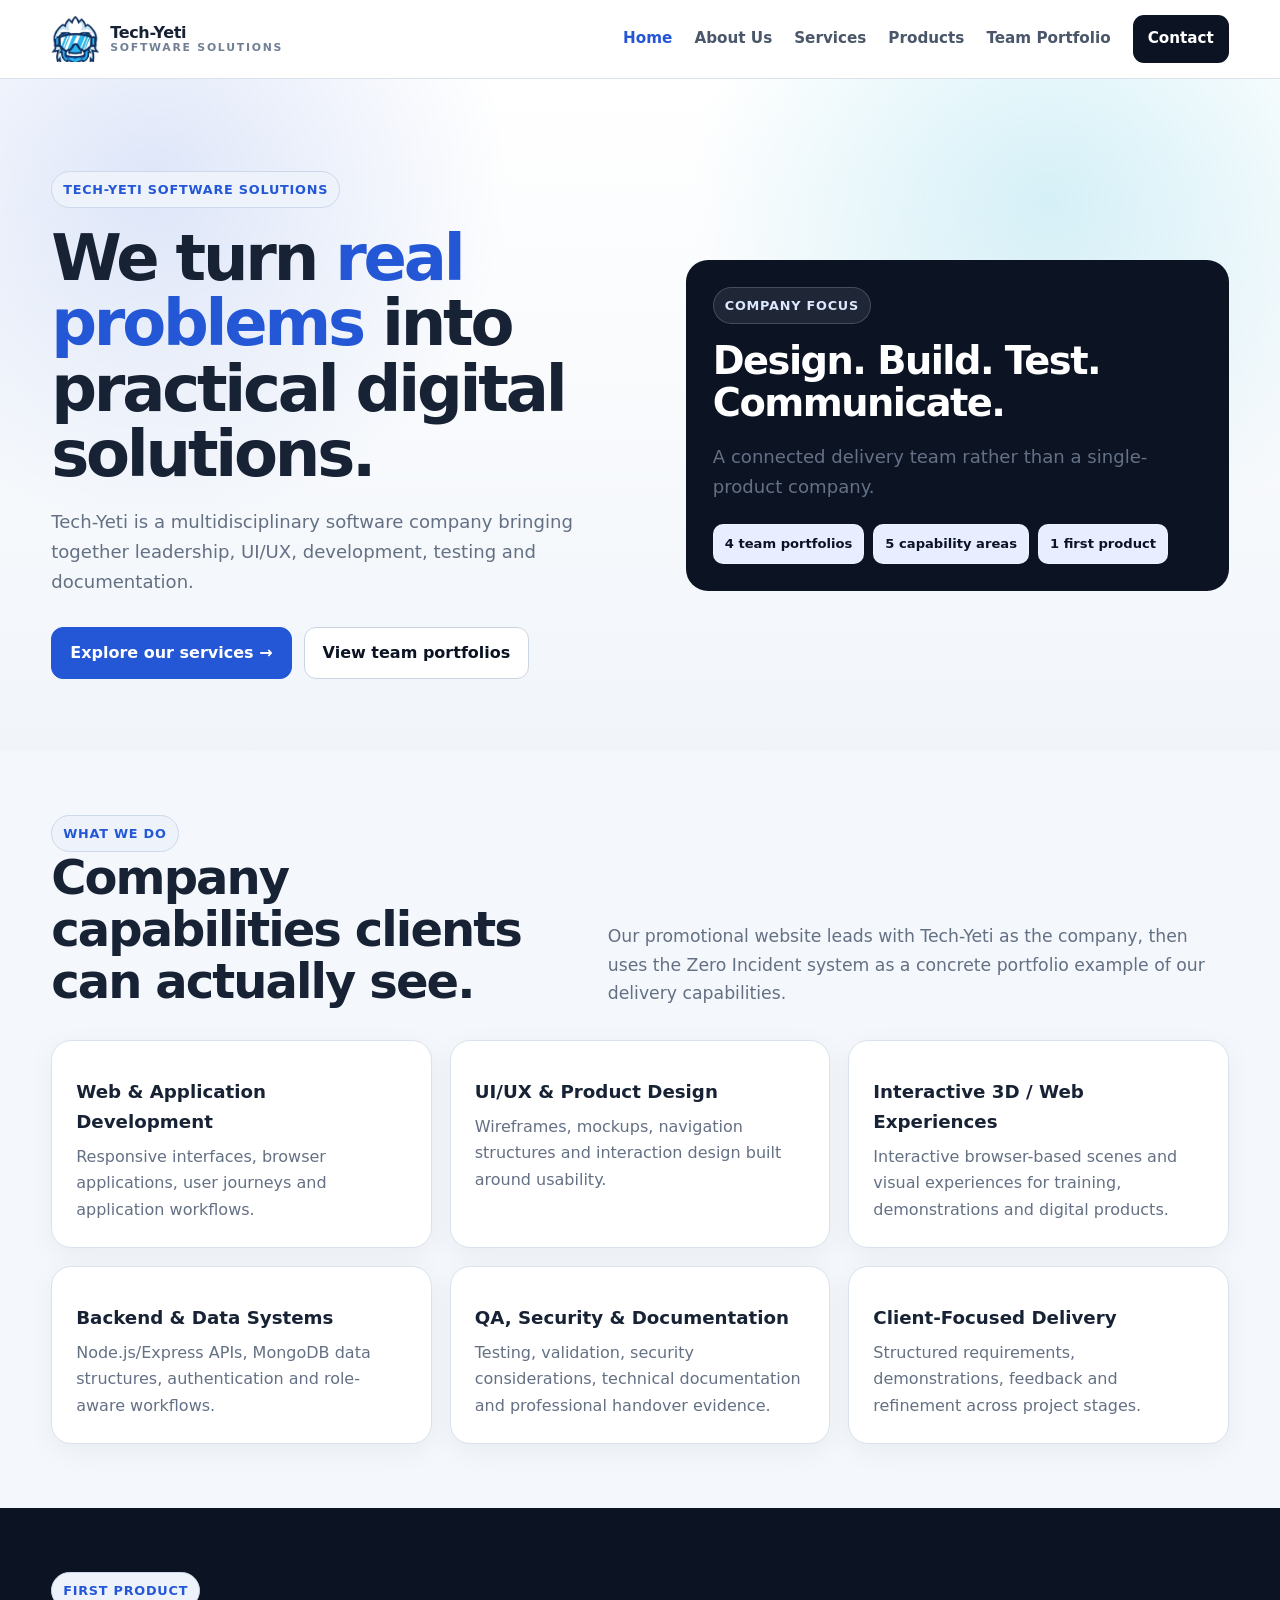
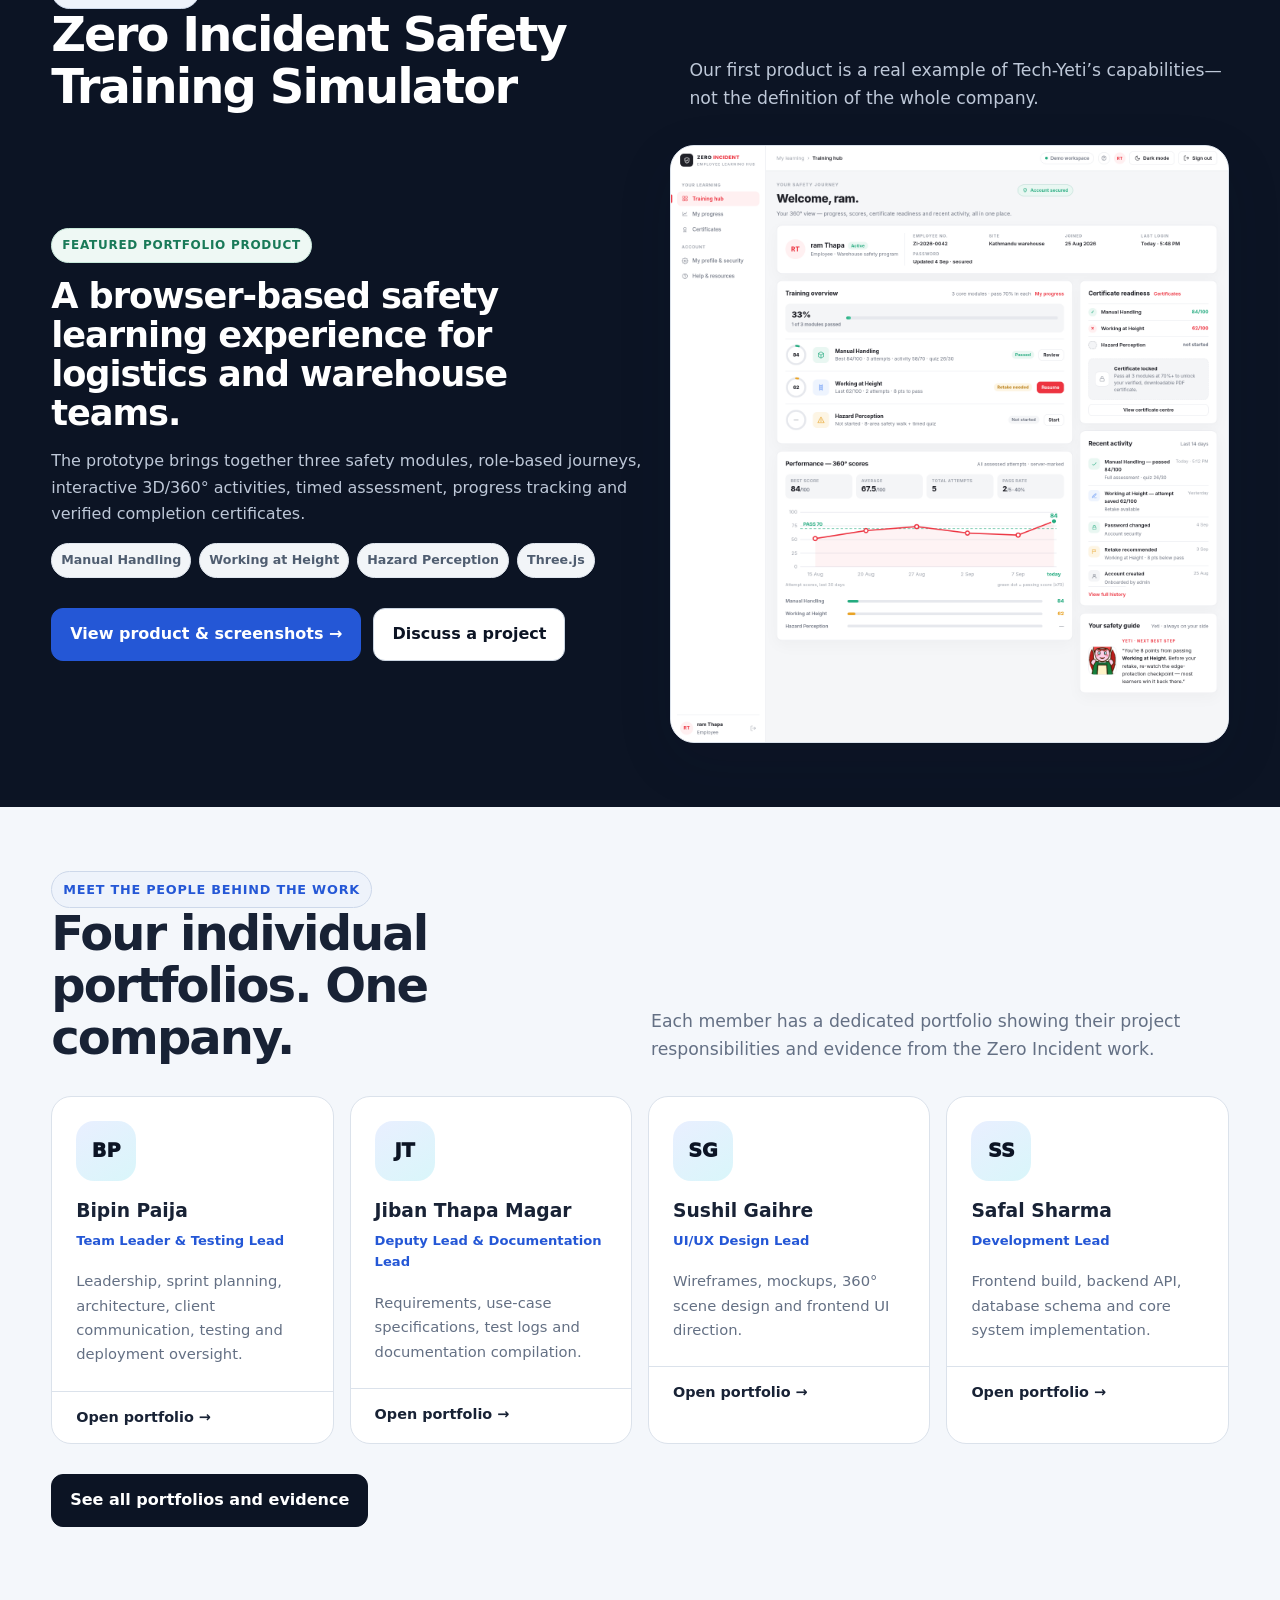
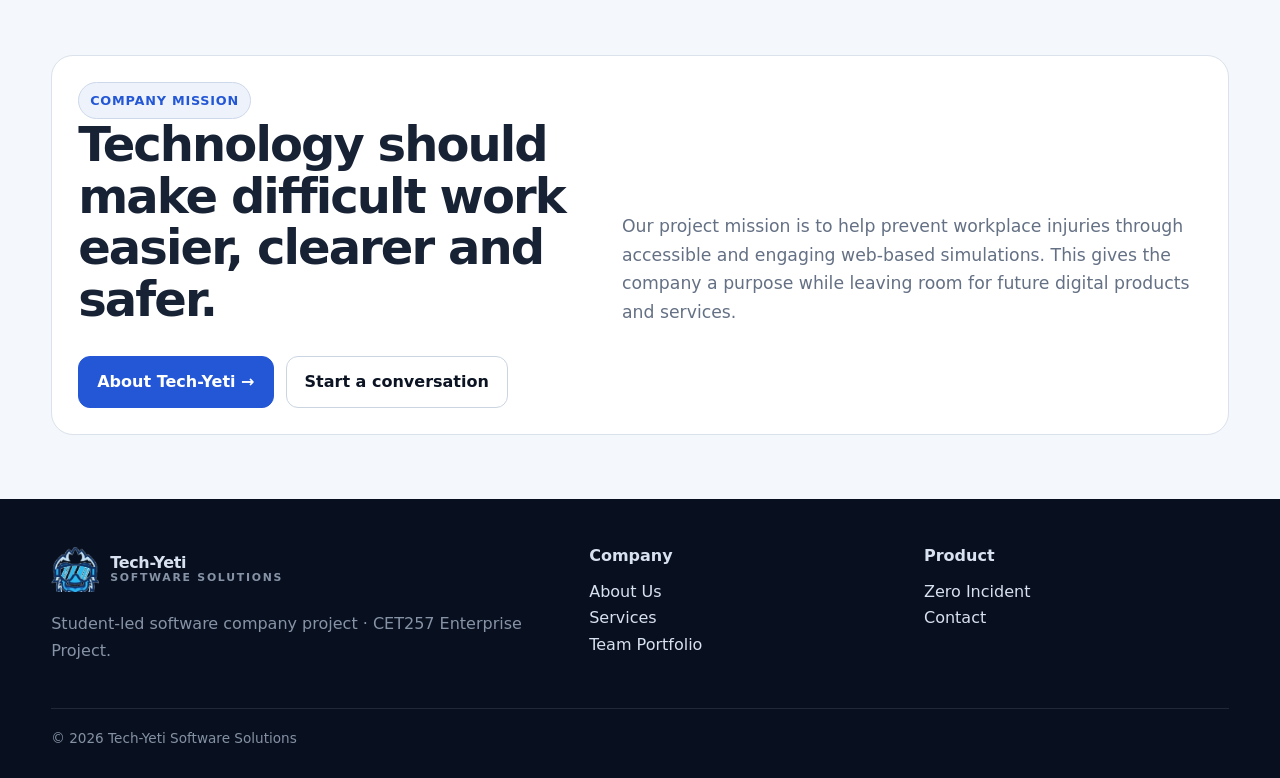
<file: index.html>
﻿<!doctype html><html lang="en"><head><meta charset="utf-8"><meta name="viewport" content="width=device-width,initial-scale=1"><title>Tech-Yeti Software Solutions | Company</title><meta name="description" content="Tech-Yeti Software Solutions — a multidisciplinary student-led software company providing development, UI/UX, interactive experiences, backend systems and technical delivery."><link rel="stylesheet" href="assets/style.css"></head>
<body><a class="skip" href="#main">Skip to content</a><header class="site-header"><div class="container nav-inner"><a class="brand" href="index.html"><span class="brand-mark"><img src="assets/techyeti-logo-mark.png" alt="Tech-Yeti logo"></span><span class="brand-copy">Tech-Yeti<small>Software Solutions</small></span></a><button class="menu-button" data-menu-button aria-label="Open navigation" aria-expanded="false">☰</button><nav class="nav" data-nav><a class="active" href="index.html">Home</a><a href="about.html">About Us</a><a href="services.html">Services</a><a href="products.html">Products</a><a href="team.html">Team Portfolio</a><a class="nav-cta" href="contact.html">Contact</a></nav></div></header>
<main id="main">
<section class="hero"><div class="container hero-grid"><div><span class="eyebrow">Tech-Yeti Software Solutions</span><h1>We turn <span>real problems</span> into practical digital solutions.</h1><p>Tech-Yeti is a multidisciplinary software company bringing together leadership, UI/UX, development, testing and documentation.</p><div class="actions"><a class="btn btn-primary" href="services.html">Explore our services →</a><a class="btn btn-ghost" href="team.html">View team portfolios</a></div></div><div class="panel dark"><span class="eyebrow" style="background:rgba(255,255,255,.08);border-color:rgba(255,255,255,.18);color:#dce8ff">Company focus</span><h2 class="panel-heading">Design. Build. Test. Communicate.</h2><p class="muted">A connected delivery team rather than a single-product company.</p><div class="subnav"><a href="team.html">4 team portfolios</a><a href="services.html">5 capability areas</a><a href="products.html">1 first product</a></div></div></div></section>
<section class="section"><div class="container"><div class="section-header"><div><span class="eyebrow">What we do</span><h2>Company capabilities clients can actually see.</h2></div><p>Our promotional website leads with Tech-Yeti as the company, then uses the Zero Incident system as a concrete portfolio example of our delivery capabilities.</p></div><div class="cards"><article class="card"><h3>Web & Application Development</h3><p>Responsive interfaces, browser applications, user journeys and application workflows.</p></article><article class="card"><h3>UI/UX & Product Design</h3><p>Wireframes, mockups, navigation structures and interaction design built around usability.</p></article><article class="card"><h3>Interactive 3D / Web Experiences</h3><p>Interactive browser-based scenes and visual experiences for training, demonstrations and digital products.</p></article><article class="card"><h3>Backend & Data Systems</h3><p>Node.js/Express APIs, MongoDB data structures, authentication and role-aware workflows.</p></article><article class="card"><h3>QA, Security & Documentation</h3><p>Testing, validation, security considerations, technical documentation and professional handover evidence.</p></article><article class="card"><h3>Client-Focused Delivery</h3><p>Structured requirements, demonstrations, feedback and refinement across project stages.</p></article></div></div></section>
<section class="section band"><div class="container"><div class="section-header"><div><span class="eyebrow">First product</span><h2>Zero Incident Safety Training Simulator</h2></div><p>Our first product is a real example of Tech-Yeti’s capabilities—not the definition of the whole company.</p></div><div class="product-hero"><div class="product-hero-copy"><span class="product-badge">Featured portfolio product</span><h3 class="product-title">A browser-based safety learning experience for logistics and warehouse teams.</h3><p class="muted">The prototype brings together three safety modules, role-based journeys, interactive 3D/360° activities, timed assessment, progress tracking and verified completion certificates.</p><div class="chips"><span class="chip">Manual Handling</span><span class="chip">Working at Height</span><span class="chip">Hazard Perception</span><span class="chip">Three.js</span></div><div class="actions"><a class="btn btn-primary" href="products.html">View product & screenshots →</a><a class="btn btn-ghost" href="contact.html">Discuss a project</a></div></div><div class="product-shot"><img src="assets/product/zero-incident-dashboard.png" alt="Zero Incident training dashboard screenshot" data-lightbox></div></div></div></section>
<section class="section"><div class="container"><div class="section-header"><div><span class="eyebrow">Meet the people behind the work</span><h2>Four individual portfolios. One company.</h2></div><p>Each member has a dedicated portfolio showing their project responsibilities and evidence from the Zero Incident work.</p></div><div class="team-grid"><article class="person"><div class="person-top"><div class="avatar">BP</div><h3>Bipin Paija</h3><div class="role">Team Leader & Testing Lead</div></div><div class="person-body">Leadership, sprint planning, architecture, client communication, testing and deployment oversight.</div><div class="person-footer"><a href="team/bipin-paija.html">Open portfolio →</a></div></article><article class="person"><div class="person-top"><div class="avatar">JT</div><h3>Jiban Thapa Magar</h3><div class="role">Deputy Lead & Documentation Lead</div></div><div class="person-body">Requirements, use-case specifications, test logs and documentation compilation.</div><div class="person-footer"><a href="team/jiban-thapa-magar.html">Open portfolio →</a></div></article><article class="person"><div class="person-top"><div class="avatar">SG</div><h3>Sushil Gaihre</h3><div class="role">UI/UX Design Lead</div></div><div class="person-body">Wireframes, mockups, 360° scene design and frontend UI direction.</div><div class="person-footer"><a href="team/sushil-gaihre.html">Open portfolio →</a></div></article><article class="person"><div class="person-top"><div class="avatar">SS</div><h3>Safal Sharma</h3><div class="role">Development Lead</div></div><div class="person-body">Frontend build, backend API, database schema and core system implementation.</div><div class="person-footer"><a href="team/safal-sharma.html">Open portfolio →</a></div></article></div><div class="actions"><a class="btn btn-dark" href="team.html">See all portfolios and evidence</a></div></div></section>
<section class="section"><div class="container"><div class="panel"><div class="section-header" style="margin-bottom:0"><div><span class="eyebrow">Company mission</span><h2>Technology should make difficult work easier, clearer and safer.</h2></div><p>Our project mission is to help prevent workplace injuries through accessible and engaging web-based simulations. This gives the company a purpose while leaving room for future digital products and services.</p></div><div class="actions"><a class="btn btn-primary" href="about.html">About Tech-Yeti →</a><a class="btn btn-ghost" href="contact.html">Start a conversation</a></div></div></div></section>
</main><footer class="footer"><div class="container"><div class="footer-grid"><div><div class="brand"><span class="brand-mark"><img src="assets/techyeti-logo-mark.png" alt="Tech-Yeti logo"></span><span class="brand-copy">Tech-Yeti<small>Software Solutions</small></span></div><p class="muted">Student-led software company project · CET257 Enterprise Project.</p></div><div><div class="footer-title">Company</div><a href="about.html">About Us</a><br><a href="services.html">Services</a><br><a href="team.html">Team Portfolio</a></div><div><div class="footer-title">Product</div><a href="products.html">Zero Incident</a><br><a href="contact.html">Contact</a></div></div><div class="footer-bottom">© <span data-year></span> Tech-Yeti Software Solutions</div></div></footer><script src="assets/site.js"></script></body></html>
</file>
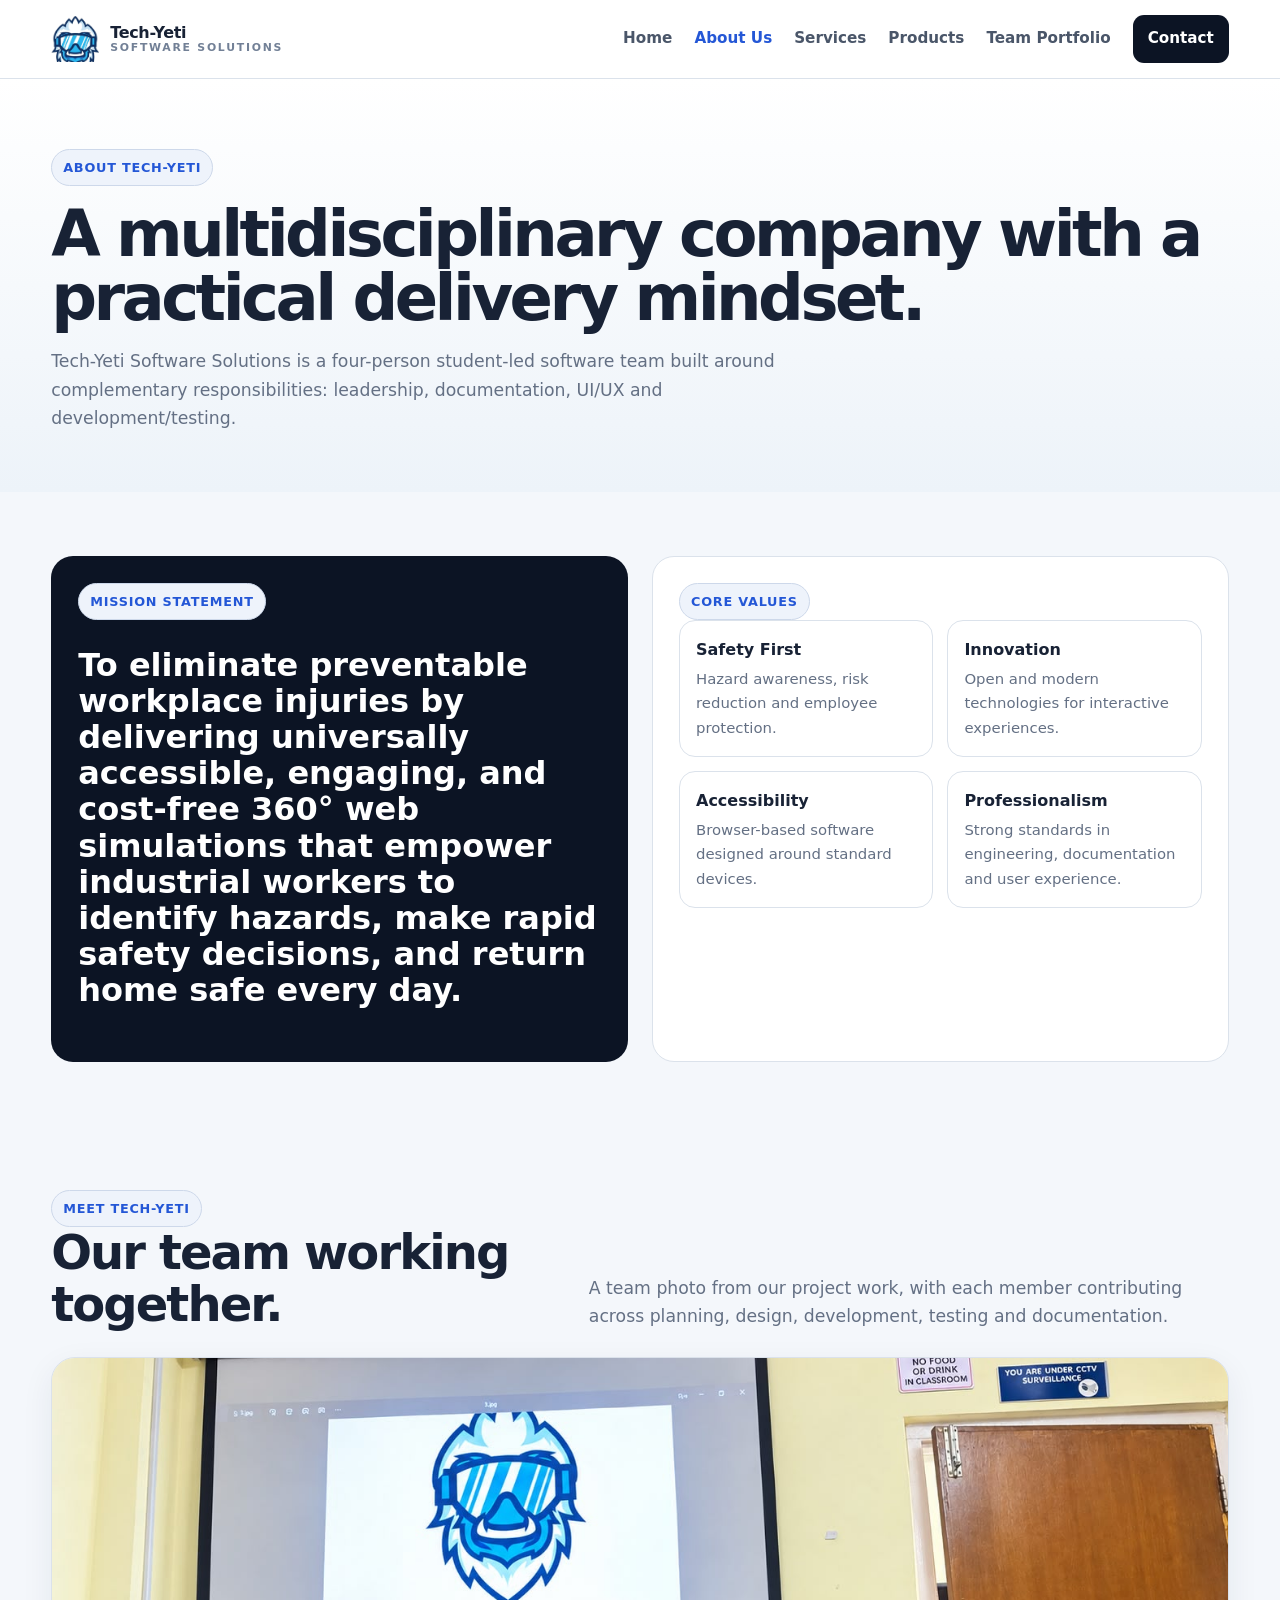
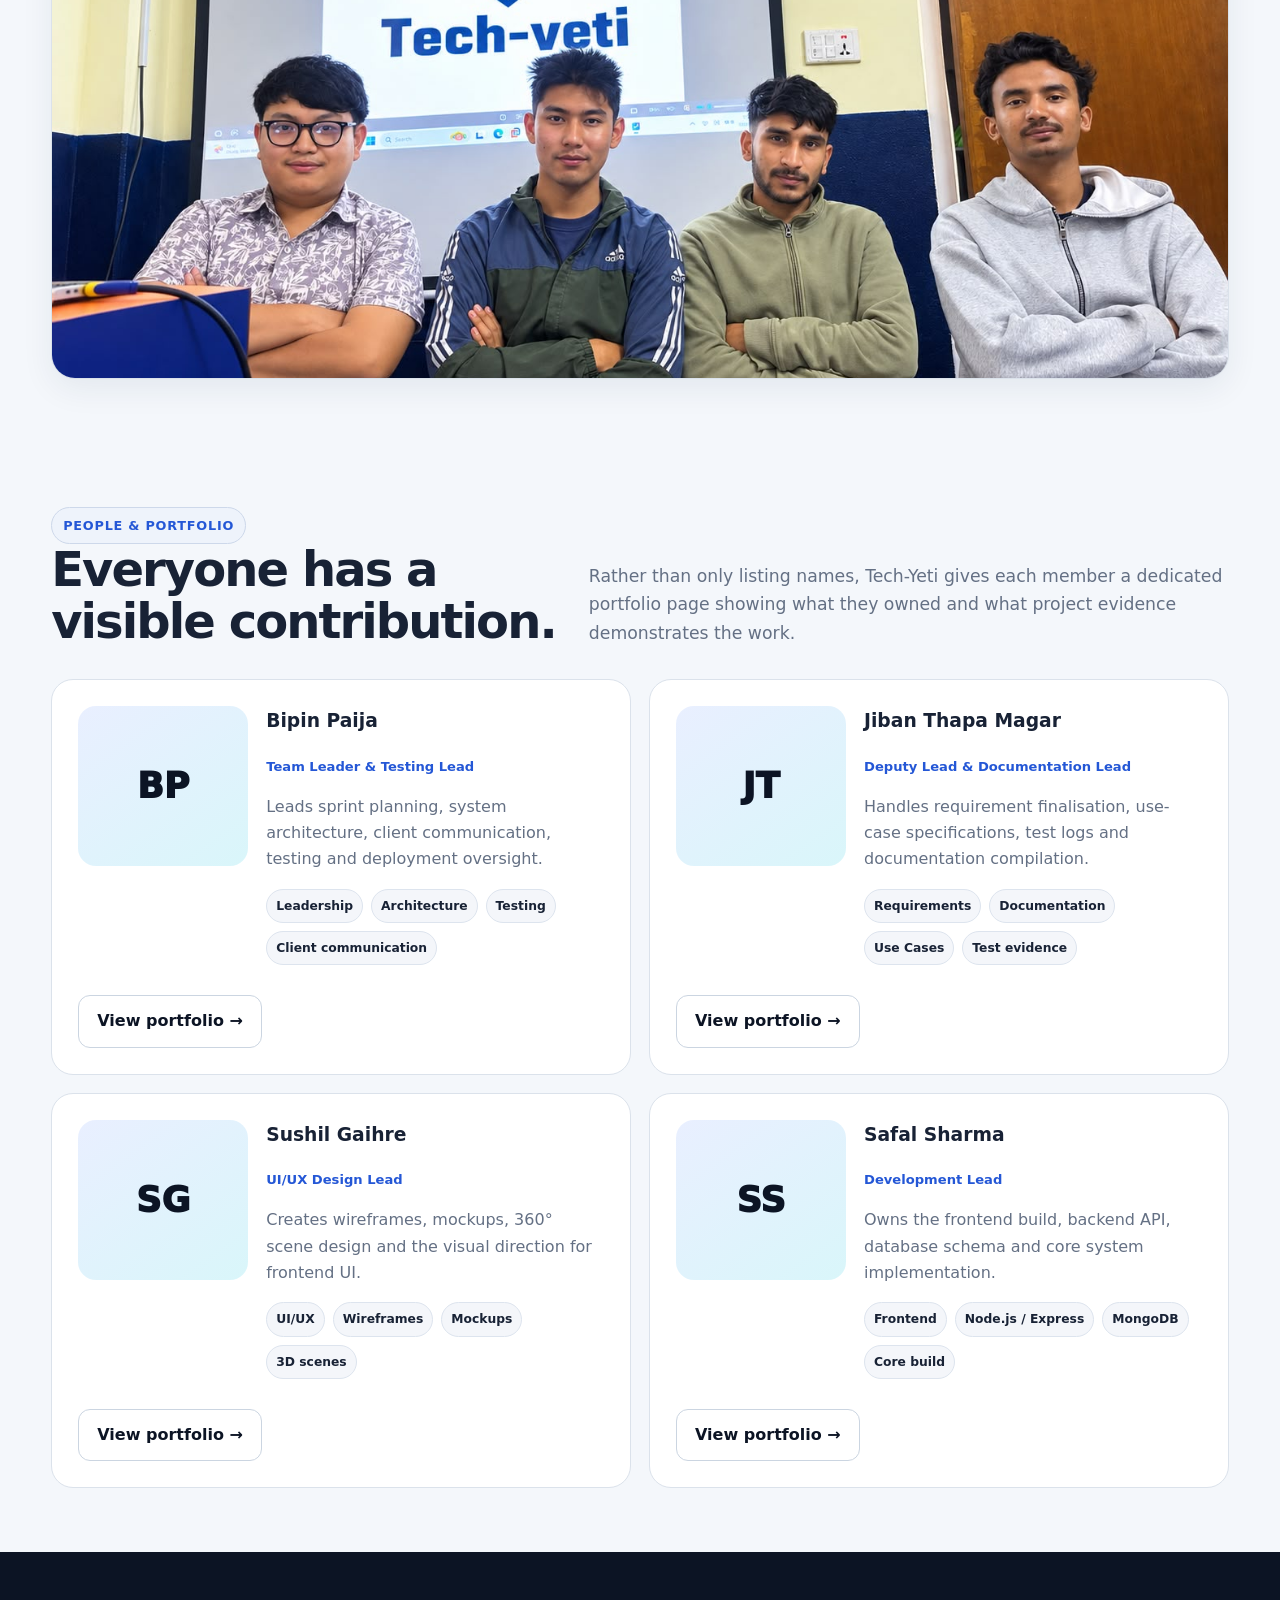
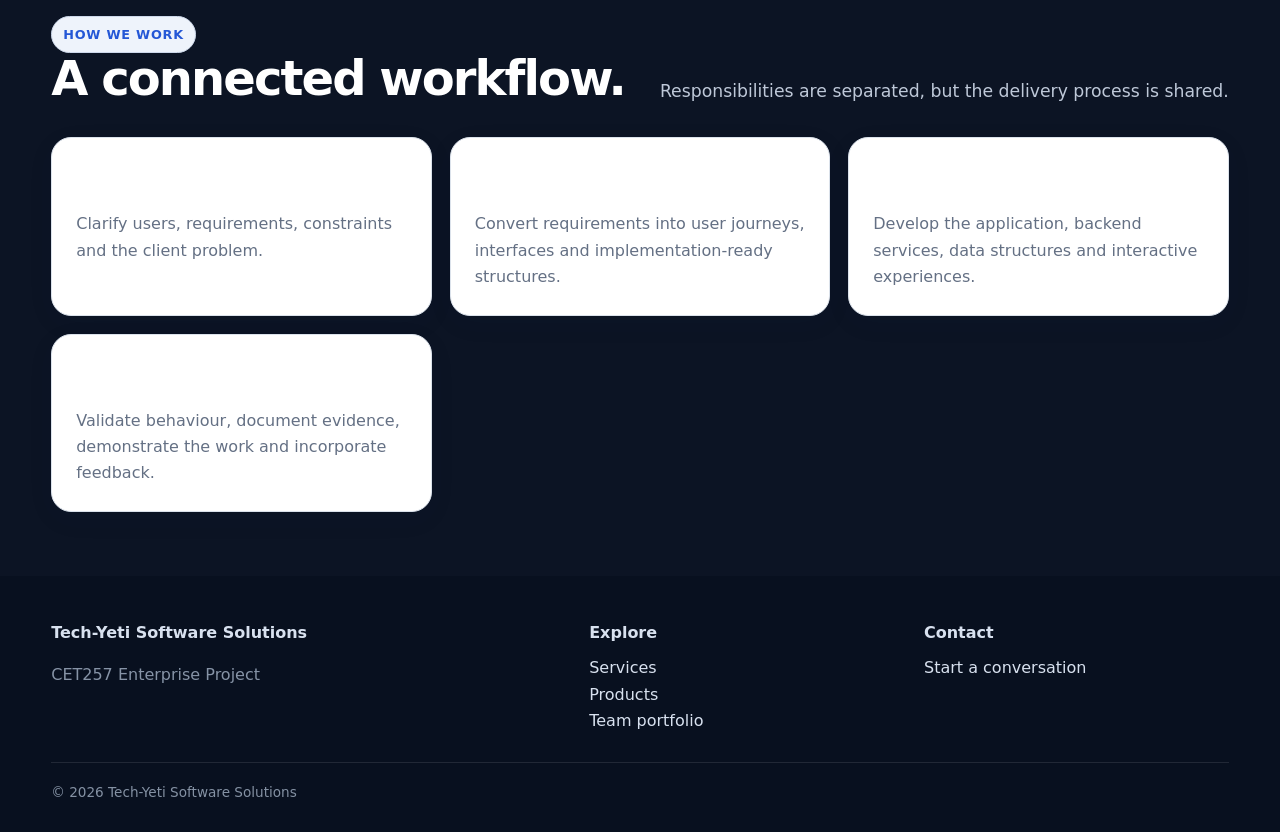
<file: about.html>
<!doctype html><html lang="en"><head><meta charset="utf-8"><meta name="viewport" content="width=device-width,initial-scale=1"><title>About Tech-Yeti</title><link rel="stylesheet" href="assets/style.css"></head>
<body><header class="site-header"><div class="container nav-inner"><a class="brand" href="index.html"><span class="brand-mark"><img src="assets/techyeti-logo-mark.png" alt="Tech-Yeti logo"></span><span class="brand-copy">Tech-Yeti<small>Software Solutions</small></span></a><button class="menu-button" data-menu-button aria-label="Open navigation">☰</button><nav class="nav" data-nav><a href="index.html">Home</a><a class="active" href="about.html">About Us</a><a href="services.html">Services</a><a href="products.html">Products</a><a href="team.html">Team Portfolio</a><a class="nav-cta" href="contact.html">Contact</a></nav></div></header>
<main id="main"><section class="page-hero"><div class="container"><span class="eyebrow">About Tech-Yeti</span><h1>A multidisciplinary company with a practical delivery mindset.</h1><p>Tech-Yeti Software Solutions is a four-person student-led software team built around complementary responsibilities: leadership, documentation, UI/UX and development/testing.</p></div></section>
<section class="section"><div class="container split"><div class="panel dark"><span class="eyebrow">Mission statement</span><h2 style="font-size:2rem;line-height:1.13">To eliminate preventable workplace injuries by delivering universally accessible, engaging, and cost-free 360° web simulations that empower industrial workers to identify hazards, make rapid safety decisions, and return home safe every day.</h2></div><div class="panel"><span class="eyebrow">Core values</span><div class="values"><div class="value"><strong>Safety First</strong><p>Hazard awareness, risk reduction and employee protection.</p></div><div class="value"><strong>Innovation</strong><p>Open and modern technologies for interactive experiences.</p></div><div class="value"><strong>Accessibility</strong><p>Browser-based software designed around standard devices.</p></div><div class="value"><strong>Professionalism</strong><p>Strong standards in engineering, documentation and user experience.</p></div></div></div></div></section>
<section class="section team-photo-section"><div class="container"><div class="section-header"><div><span class="eyebrow">Meet Tech-Yeti</span><h2>Our team working together.</h2></div><p>A team photo from our project work, with each member contributing across planning, design, development, testing and documentation.</p></div><div class="team-photo-frame"><img src="assets/team/tech-yeti-team.jpeg" alt="Tech-Yeti team together with the company logo displayed behind them"></div></div></section>
<section class="section" id="team"><div class="container"><div class="section-header"><div><span class="eyebrow">People & portfolio</span><h2>Everyone has a visible contribution.</h2></div><p>Rather than only listing names, Tech-Yeti gives each member a dedicated portfolio page showing what they owned and what project evidence demonstrates the work.</p></div><div class="team-profile-grid"><article class="panel"><div class="profile-card-visual"><div class="avatar" style="width:100%;height:160px;font-size:2.2rem">BP</div><div><h3 style="margin-top:0">Bipin Paija</h3><div class="role">Team Leader & Testing Lead</div><p class="muted">Leads sprint planning, system architecture, client communication, testing and deployment oversight.</p><div class="skill-list"><span class="skill">Leadership</span><span class="skill">Architecture</span><span class="skill">Testing</span><span class="skill">Client communication</span></div></div></div><div class="actions"><a class="btn btn-ghost" href="team/bipin-paija.html">View portfolio →</a></div></article><article class="panel"><div class="profile-card-visual"><div class="avatar" style="width:100%;height:160px;font-size:2.2rem">JT</div><div><h3 style="margin-top:0">Jiban Thapa Magar</h3><div class="role">Deputy Lead & Documentation Lead</div><p class="muted">Handles requirement finalisation, use-case specifications, test logs and documentation compilation.</p><div class="skill-list"><span class="skill">Requirements</span><span class="skill">Documentation</span><span class="skill">Use Cases</span><span class="skill">Test evidence</span></div></div></div><div class="actions"><a class="btn btn-ghost" href="team/jiban-thapa-magar.html">View portfolio →</a></div></article><article class="panel"><div class="profile-card-visual"><div class="avatar" style="width:100%;height:160px;font-size:2.2rem">SG</div><div><h3 style="margin-top:0">Sushil Gaihre</h3><div class="role">UI/UX Design Lead</div><p class="muted">Creates wireframes, mockups, 360° scene design and the visual direction for frontend UI.</p><div class="skill-list"><span class="skill">UI/UX</span><span class="skill">Wireframes</span><span class="skill">Mockups</span><span class="skill">3D scenes</span></div></div></div><div class="actions"><a class="btn btn-ghost" href="team/sushil-gaihre.html">View portfolio →</a></div></article><article class="panel"><div class="profile-card-visual"><div class="avatar" style="width:100%;height:160px;font-size:2.2rem">SS</div><div><h3 style="margin-top:0">Safal Sharma</h3><div class="role">Development Lead</div><p class="muted">Owns the frontend build, backend API, database schema and core system implementation.</p><div class="skill-list"><span class="skill">Frontend</span><span class="skill">Node.js / Express</span><span class="skill">MongoDB</span><span class="skill">Core build</span></div></div></div><div class="actions"><a class="btn btn-ghost" href="team/safal-sharma.html">View portfolio →</a></div></article></div></div></section>
<section class="section band"><div class="container"><div class="section-header"><div><span class="eyebrow">How we work</span><h2>A connected workflow.</h2></div><p>Responsibilities are separated, but the delivery process is shared.</p></div><div class="cards"><article class="card"><h3>Understand</h3><p>Clarify users, requirements, constraints and the client problem.</p></article><article class="card"><h3>Design</h3><p>Convert requirements into user journeys, interfaces and implementation-ready structures.</p></article><article class="card"><h3>Build</h3><p>Develop the application, backend services, data structures and interactive experiences.</p></article><article class="card"><h3>Test & refine</h3><p>Validate behaviour, document evidence, demonstrate the work and incorporate feedback.</p></article></div></div></section></main>
<footer class="footer"><div class="container"><div class="footer-grid"><div><div class="footer-title">Tech-Yeti Software Solutions</div><p class="muted">CET257 Enterprise Project</p></div><div><div class="footer-title">Explore</div><a href="services.html">Services</a><br><a href="products.html">Products</a><br><a href="team.html">Team portfolio</a></div><div><div class="footer-title">Contact</div><a href="contact.html">Start a conversation</a></div></div><div class="footer-bottom">© <span data-year></span> Tech-Yeti Software Solutions</div></div></footer><script src="assets/site.js"></script></body></html>
</file>
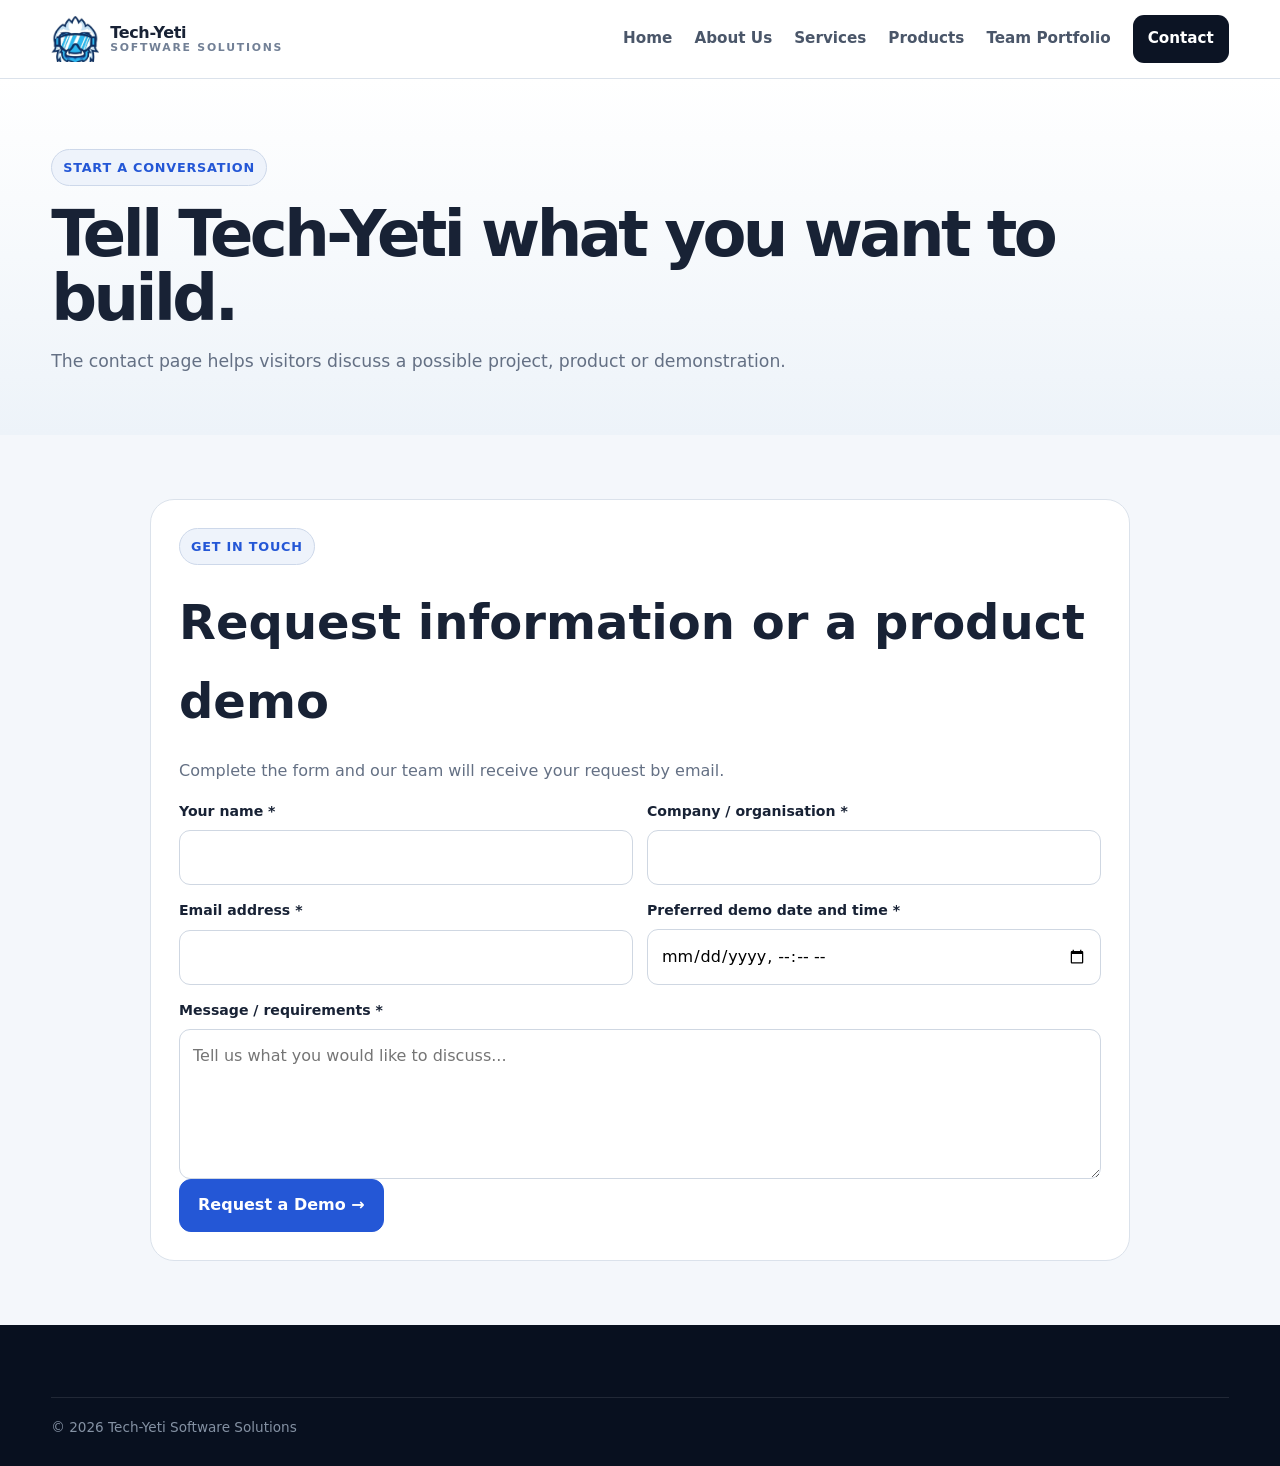
<file: contact.html>
<!doctype html>
<html lang="en">
<head>
  <meta charset="utf-8">
  <meta name="viewport" content="width=device-width,initial-scale=1">
  <title>Contact Tech-Yeti</title>
  <link rel="stylesheet" href="assets/style.css">
</head>
<body>
<header class="site-header"><div class="container nav-inner">
  <a class="brand" href="index.html"><span class="brand-mark"><img src="assets/techyeti-logo-mark.png" alt="Tech-Yeti logo"></span><span class="brand-copy">Tech-Yeti<small>Software Solutions</small></span></a>
  <button class="menu-button" data-menu-button aria-label="Open navigation">☰</button>
  <nav class="nav" data-nav><a href="index.html">Home</a><a href="about.html">About Us</a><a href="services.html">Services</a><a href="products.html">Products</a><a href="team.html">Team Portfolio</a><a class="nav-cta active" href="contact.html">Contact</a></nav>
</div></header>
<main id="main">
  <section class="page-hero"><div class="container"><span class="eyebrow">Start a conversation</span><h1>Tell Tech-Yeti what you want to build.</h1><p>The contact page helps visitors discuss a possible project, product or demonstration.</p></div></section>
  <section class="section"><div class="container"><div class="form-card contact-form-wide">
    <span class="eyebrow">Get in touch</span><h2>Request information or a product demo</h2>
    <p class="muted">Complete the form and our team will receive your request by email.</p>
    <form id="demoRequestForm">
      <div class="form-grid">
        <div class="field"><label for="name">Your name *</label><input id="name" name="name" autocomplete="name" maxlength="120" required></div>
        <div class="field"><label for="company">Company / organisation *</label><input id="company" name="company" autocomplete="organization" maxlength="150" required></div>
        <div class="field"><label for="email">Email address *</label><input id="email" name="email" type="email" autocomplete="email" maxlength="254" required></div>
        <div class="field"><label for="dateTime">Preferred demo date and time *</label><input id="dateTime" name="dateTime" type="datetime-local" required></div>
        <div class="field full"><label for="message">Message / requirements *</label><textarea id="message" name="message" placeholder="Tell us what you would like to discuss..." maxlength="3000" required></textarea></div>
      </div>
      <button class="btn btn-primary" id="demoSubmit" type="submit">Request a Demo →</button>
      <div class="notice" id="demoStatus" role="status" aria-live="polite" hidden></div>
    </form>
  </div></div></section>
</main>
<footer class="footer"><div class="container"><div class="footer-bottom">© <span data-year></span> Tech-Yeti Software Solutions</div></div></footer>
<script src="assets/site.js"></script>
<script src="assets/demo-request.js" defer></script>
</body></html>
</file>
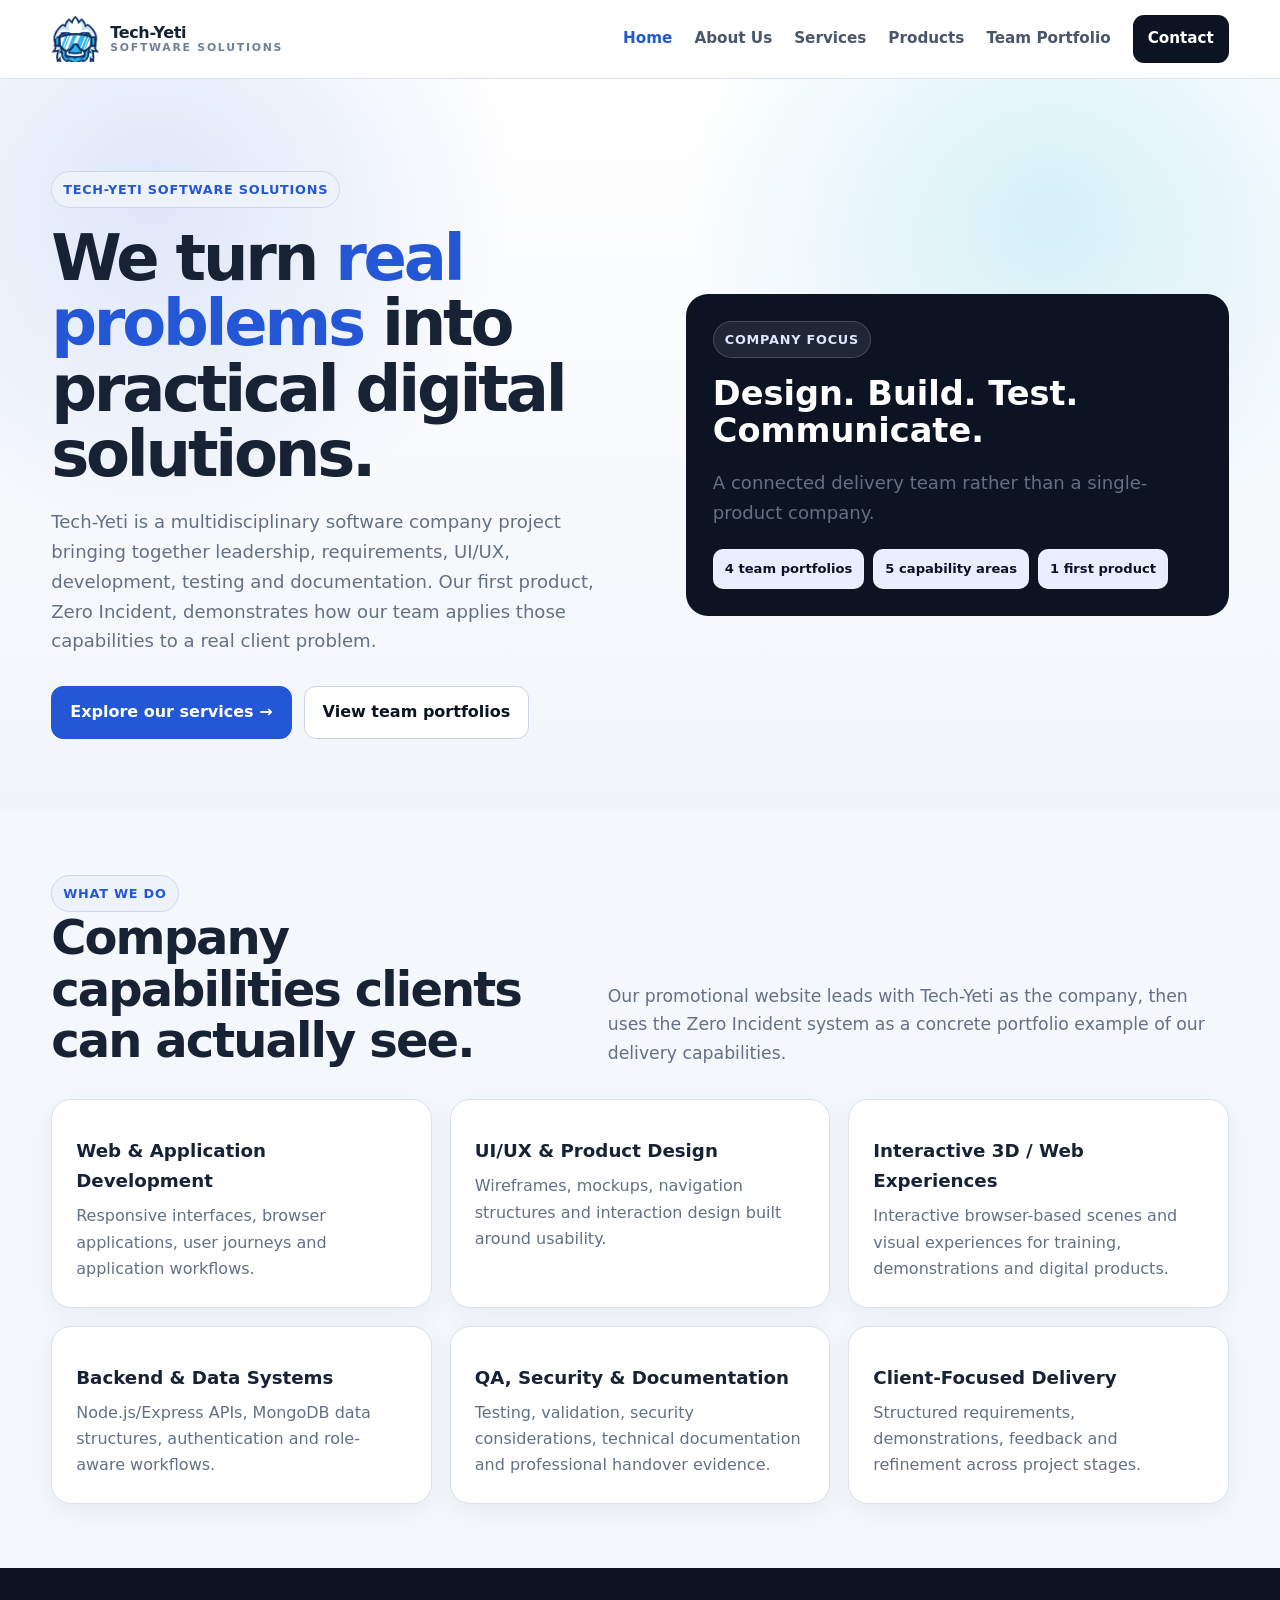
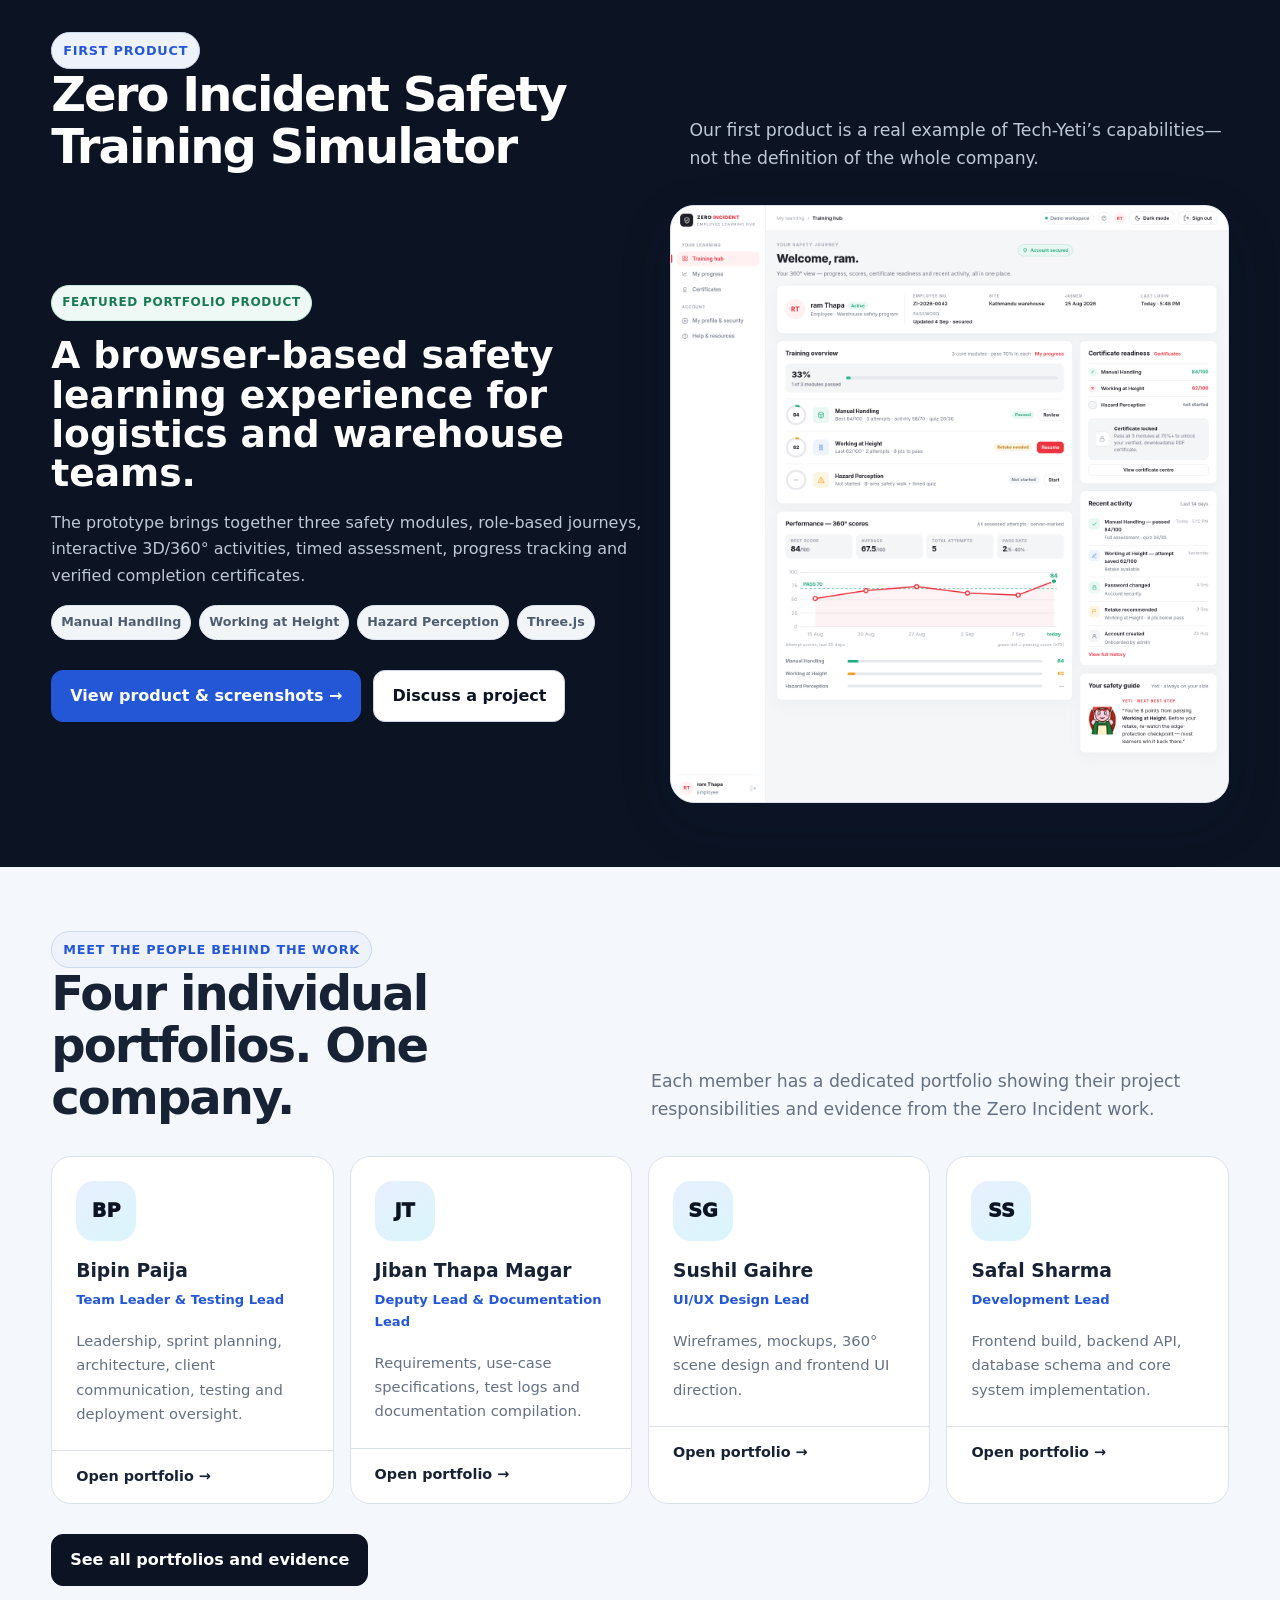
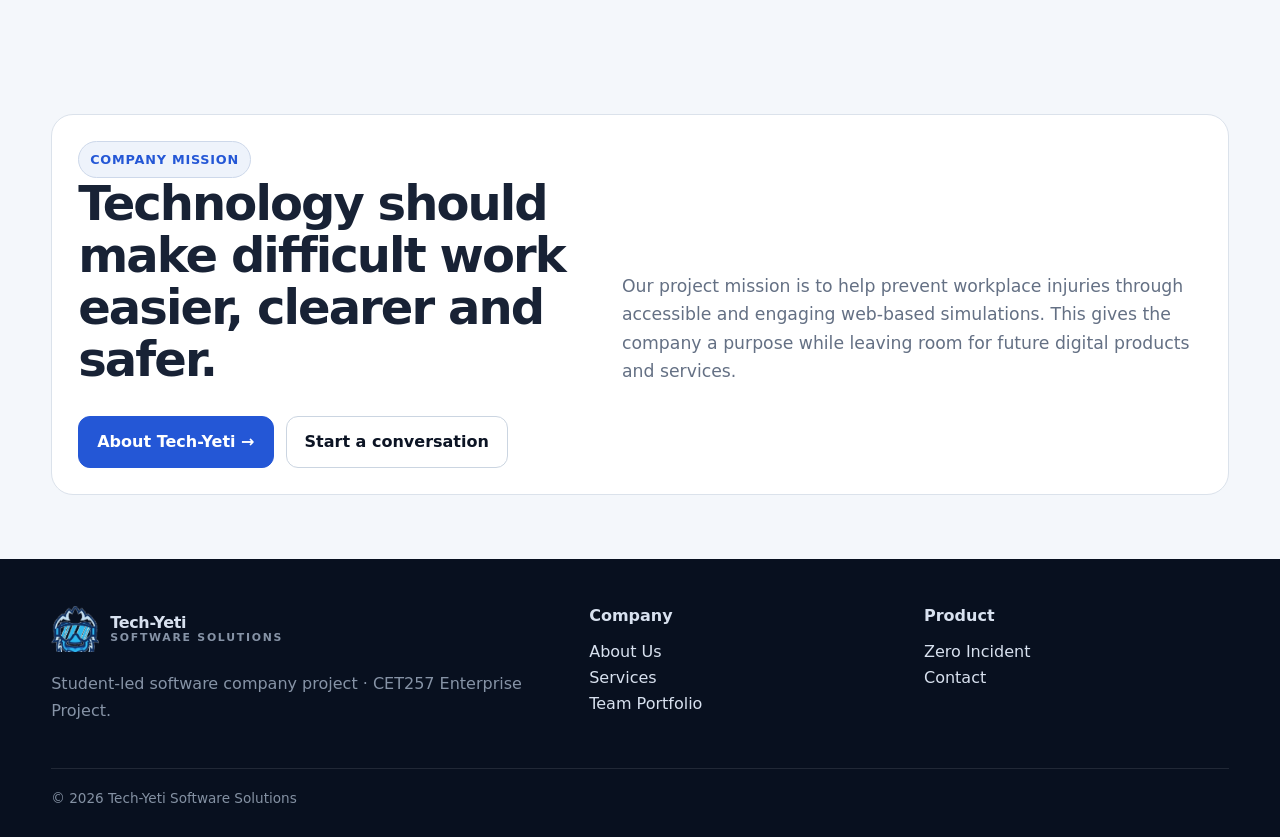
<file: index_backup.html>
﻿<!doctype html><html lang="en"><head><meta charset="utf-8"><meta name="viewport" content="width=device-width,initial-scale=1"><title>Tech-Yeti Software Solutions | Company</title><meta name="description" content="Tech-Yeti Software Solutions — a multidisciplinary student-led software company providing development, UI/UX, interactive experiences, backend systems and technical delivery."><link rel="stylesheet" href="assets/style.css"></head>
<body><a class="skip" href="#main">Skip to content</a><header class="site-header"><div class="container nav-inner"><a class="brand" href="index.html"><span class="brand-mark"><img src="assets/techyeti-logo-mark.png" alt="Tech-Yeti logo"></span><span class="brand-copy">Tech-Yeti<small>Software Solutions</small></span></a><button class="menu-button" data-menu-button aria-label="Open navigation" aria-expanded="false">☰</button><nav class="nav" data-nav><a class="active" href="index.html">Home</a><a href="about.html">About Us</a><a href="services.html">Services</a><a href="products.html">Products</a><a href="team.html">Team Portfolio</a><a class="nav-cta" href="contact.html">Contact</a></nav></div></header>
<main id="main">
<section class="hero"><div class="container hero-grid"><div><span class="eyebrow">Tech-Yeti Software Solutions</span><h1>We turn <span>real problems</span> into practical digital solutions.</h1><p>Tech-Yeti is a multidisciplinary software company project bringing together leadership, requirements, UI/UX, development, testing and documentation. Our first product, Zero Incident, demonstrates how our team applies those capabilities to a real client problem.</p><div class="actions"><a class="btn btn-primary" href="services.html">Explore our services →</a><a class="btn btn-ghost" href="team.html">View team portfolios</a></div></div><div class="panel dark"><span class="eyebrow" style="background:rgba(255,255,255,.08);border-color:rgba(255,255,255,.18);color:#dce8ff">Company focus</span><h2 style="font-size:2.1rem;line-height:1.1;margin:18px 0 10px">Design. Build. Test. Communicate.</h2><p class="muted">A connected delivery team rather than a single-product company.</p><div class="subnav"><a href="team.html">4 team portfolios</a><a href="services.html">5 capability areas</a><a href="products.html">1 first product</a></div></div></div></section>
<section class="section"><div class="container"><div class="section-header"><div><span class="eyebrow">What we do</span><h2>Company capabilities clients can actually see.</h2></div><p>Our promotional website leads with Tech-Yeti as the company, then uses the Zero Incident system as a concrete portfolio example of our delivery capabilities.</p></div><div class="cards"><article class="card"><h3>Web & Application Development</h3><p>Responsive interfaces, browser applications, user journeys and application workflows.</p></article><article class="card"><h3>UI/UX & Product Design</h3><p>Wireframes, mockups, navigation structures and interaction design built around usability.</p></article><article class="card"><h3>Interactive 3D / Web Experiences</h3><p>Interactive browser-based scenes and visual experiences for training, demonstrations and digital products.</p></article><article class="card"><h3>Backend & Data Systems</h3><p>Node.js/Express APIs, MongoDB data structures, authentication and role-aware workflows.</p></article><article class="card"><h3>QA, Security & Documentation</h3><p>Testing, validation, security considerations, technical documentation and professional handover evidence.</p></article><article class="card"><h3>Client-Focused Delivery</h3><p>Structured requirements, demonstrations, feedback and refinement across project stages.</p></article></div></div></section>
<section class="section band"><div class="container"><div class="section-header"><div><span class="eyebrow">First product</span><h2>Zero Incident Safety Training Simulator</h2></div><p>Our first product is a real example of Tech-Yeti’s capabilities—not the definition of the whole company.</p></div><div class="product-hero"><div class="product-hero-copy"><span class="product-badge">Featured portfolio product</span><h3 style="font-size:2.35rem;line-height:1.05;margin:15px 0 10px">A browser-based safety learning experience for logistics and warehouse teams.</h3><p class="muted">The prototype brings together three safety modules, role-based journeys, interactive 3D/360° activities, timed assessment, progress tracking and verified completion certificates.</p><div class="chips"><span class="chip">Manual Handling</span><span class="chip">Working at Height</span><span class="chip">Hazard Perception</span><span class="chip">Three.js</span></div><div class="actions"><a class="btn btn-primary" href="products.html">View product & screenshots →</a><a class="btn btn-ghost" href="contact.html">Discuss a project</a></div></div><div class="product-shot"><img src="assets/product/zero-incident-dashboard.png" alt="Zero Incident training dashboard screenshot" data-lightbox></div></div></div></section>
<section class="section"><div class="container"><div class="section-header"><div><span class="eyebrow">Meet the people behind the work</span><h2>Four individual portfolios. One company.</h2></div><p>Each member has a dedicated portfolio showing their project responsibilities and evidence from the Zero Incident work.</p></div><div class="team-grid"><article class="person"><div class="person-top"><div class="avatar">BP</div><h3>Bipin Paija</h3><div class="role">Team Leader & Testing Lead</div></div><div class="person-body">Leadership, sprint planning, architecture, client communication, testing and deployment oversight.</div><div class="person-footer"><a href="team/bipin-paija.html">Open portfolio →</a></div></article><article class="person"><div class="person-top"><div class="avatar">JT</div><h3>Jiban Thapa Magar</h3><div class="role">Deputy Lead & Documentation Lead</div></div><div class="person-body">Requirements, use-case specifications, test logs and documentation compilation.</div><div class="person-footer"><a href="team/jiban-thapa-magar.html">Open portfolio →</a></div></article><article class="person"><div class="person-top"><div class="avatar">SG</div><h3>Sushil Gaihre</h3><div class="role">UI/UX Design Lead</div></div><div class="person-body">Wireframes, mockups, 360° scene design and frontend UI direction.</div><div class="person-footer"><a href="team/sushil-gaihre.html">Open portfolio →</a></div></article><article class="person"><div class="person-top"><div class="avatar">SS</div><h3>Safal Sharma</h3><div class="role">Development Lead</div></div><div class="person-body">Frontend build, backend API, database schema and core system implementation.</div><div class="person-footer"><a href="team/safal-sharma.html">Open portfolio →</a></div></article></div><div class="actions"><a class="btn btn-dark" href="team.html">See all portfolios and evidence</a></div></div></section>
<section class="section"><div class="container"><div class="panel"><div class="section-header" style="margin-bottom:0"><div><span class="eyebrow">Company mission</span><h2>Technology should make difficult work easier, clearer and safer.</h2></div><p>Our project mission is to help prevent workplace injuries through accessible and engaging web-based simulations. This gives the company a purpose while leaving room for future digital products and services.</p></div><div class="actions"><a class="btn btn-primary" href="about.html">About Tech-Yeti →</a><a class="btn btn-ghost" href="contact.html">Start a conversation</a></div></div></div></section>
</main><footer class="footer"><div class="container"><div class="footer-grid"><div><div class="brand"><span class="brand-mark"><img src="assets/techyeti-logo-mark.png" alt="Tech-Yeti logo"></span><span class="brand-copy">Tech-Yeti<small>Software Solutions</small></span></div><p class="muted">Student-led software company project · CET257 Enterprise Project.</p></div><div><div class="footer-title">Company</div><a href="about.html">About Us</a><br><a href="services.html">Services</a><br><a href="team.html">Team Portfolio</a></div><div><div class="footer-title">Product</div><a href="products.html">Zero Incident</a><br><a href="contact.html">Contact</a></div></div><div class="footer-bottom">© <span data-year></span> Tech-Yeti Software Solutions</div></div></footer><script src="assets/site.js"></script></body></html>
</file>
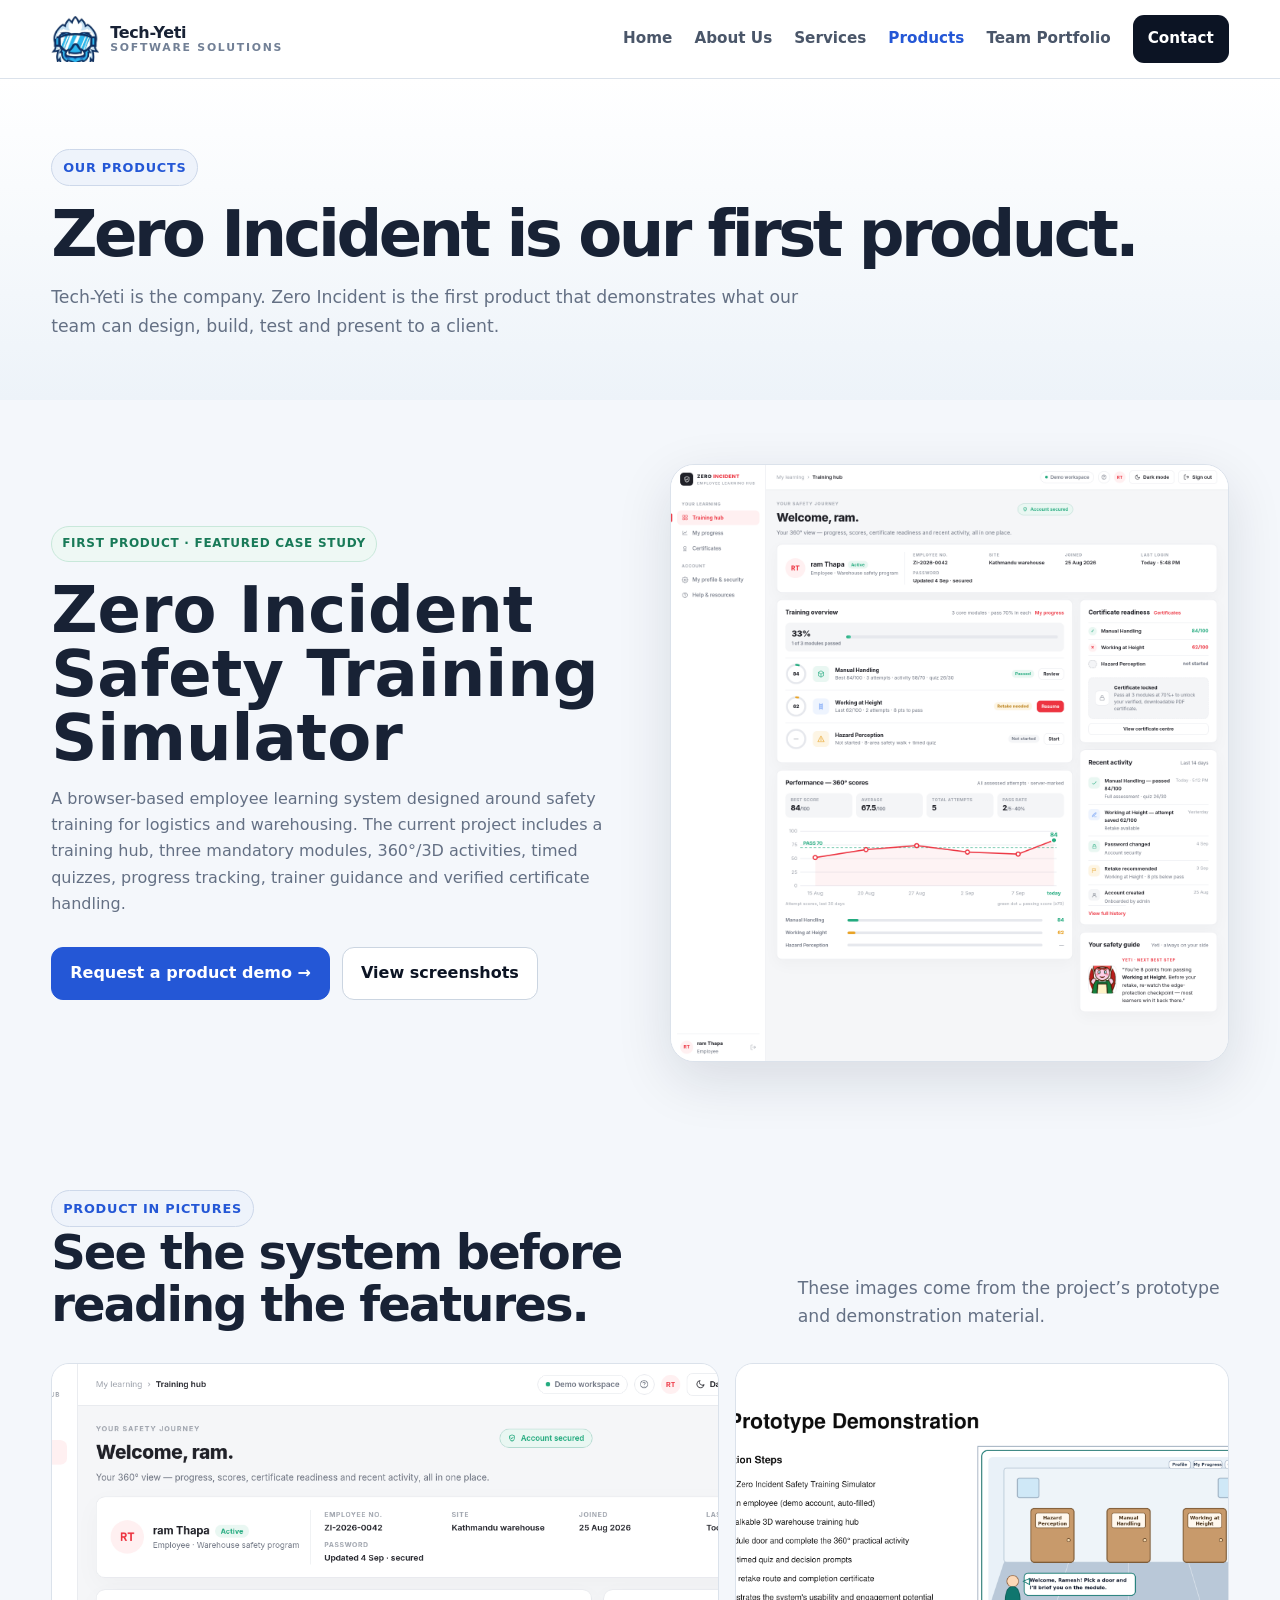
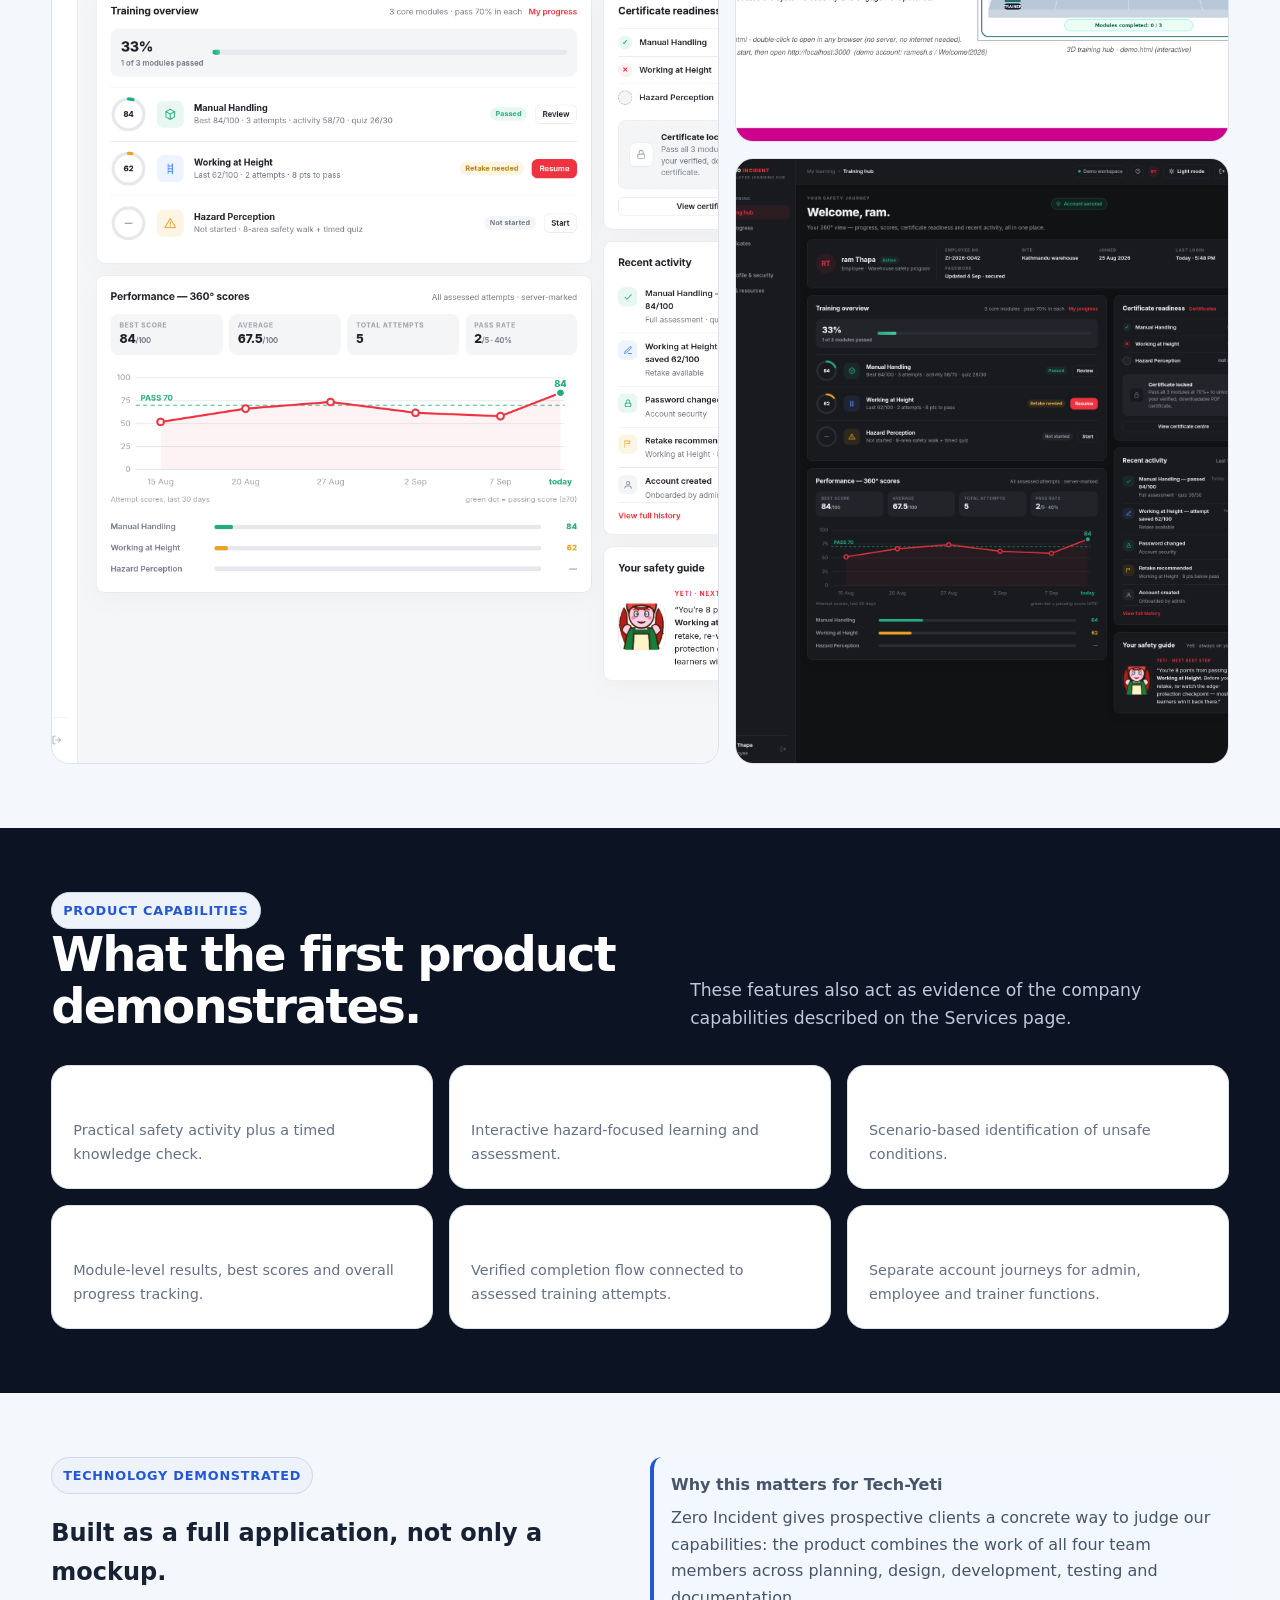
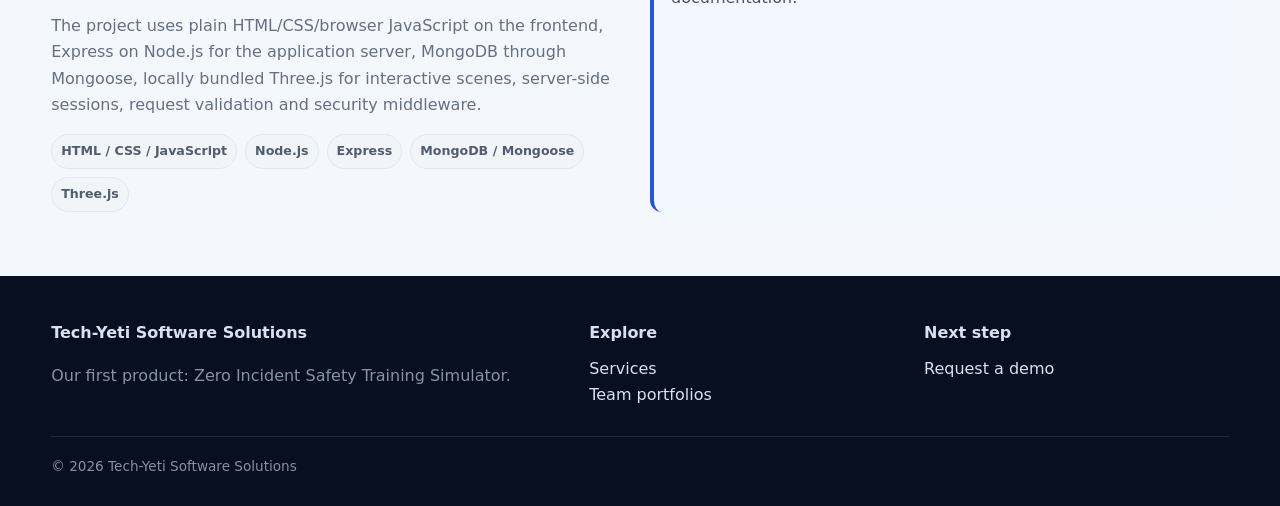
<file: products.html>
<!doctype html><html lang="en"><head><meta charset="utf-8"><meta name="viewport" content="width=device-width,initial-scale=1"><title>Products | Tech-Yeti</title><meta name="description" content="Tech-Yeti first product: Zero Incident Safety Training Simulator, shown with prototype screenshots and feature overview."><link rel="stylesheet" href="assets/style.css"></head>
<body><header class="site-header"><div class="container nav-inner"><a class="brand" href="index.html"><span class="brand-mark"><img src="assets/techyeti-logo-mark.png" alt="Tech-Yeti logo"></span><span class="brand-copy">Tech-Yeti<small>Software Solutions</small></span></a><button class="menu-button" data-menu-button aria-label="Open navigation">☰</button><nav class="nav" data-nav><a href="index.html">Home</a><a href="about.html">About Us</a><a href="services.html">Services</a><a class="active" href="products.html">Products</a><a href="team.html">Team Portfolio</a><a class="nav-cta" href="contact.html">Contact</a></nav></div></header>
<main id="main"><section class="page-hero"><div class="container"><span class="eyebrow">Our Products</span><h1>Zero Incident is our first product.</h1><p>Tech-Yeti is the company. Zero Incident is the first product that demonstrates what our team can design, build, test and present to a client.</p></div></section>
<section class="section"><div class="container"><div class="product-hero"><div class="product-hero-copy"><span class="product-badge">First product · featured case study</span><h2 style="font-size:clamp(2.4rem,5vw,4rem);line-height:1;margin:16px 0">Zero Incident Safety Training Simulator</h2><p class="muted">A browser-based employee learning system designed around safety training for logistics and warehousing. The current project includes a training hub, three mandatory modules, 360°/3D activities, timed quizzes, progress tracking, trainer guidance and verified certificate handling.</p><div class="actions"><a class="btn btn-primary" href="contact.html">Request a product demo →</a><a class="btn btn-ghost" href="#screenshots">View screenshots</a></div></div><div class="product-shot"><img src="assets/product/zero-incident-dashboard.png" alt="Zero Incident employee training dashboard" data-lightbox></div></div></div></section>
<section class="section" id="screenshots"><div class="container"><div class="section-header"><div><span class="eyebrow">Product in pictures</span><h2>See the system before reading the features.</h2></div><p>These images come from the project’s prototype and demonstration material.</p></div><div class="product-gallery"><article class="gallery-card large"><img src="assets/product/zero-incident-dashboard.png" alt="Zero Incident learning dashboard" data-lightbox><div class="gallery-caption"><strong>Training dashboard</strong><span>Shows module progress, scores, certificate readiness and recent learning activity.</span></div></article><article class="gallery-card"><img src="assets/product/zero-incident-live-demo.png" alt="Zero Incident live prototype demonstration" data-lightbox><div class="gallery-caption"><strong>Interactive training hub</strong><span>Demonstrates the 3D warehouse journey and module entry points.</span></div></article><article class="gallery-card"><img src="assets/product/zero-incident-dark-ui.png" alt="Zero Incident dark UI prototype" data-lightbox><div class="gallery-caption"><strong>Interface direction</strong><span>A second visual state from the prototype design work.</span></div></article></div></div></section>
<section class="section band"><div class="container"><div class="section-header"><div><span class="eyebrow">Product capabilities</span><h2>What the first product demonstrates.</h2></div><p>These features also act as evidence of the company capabilities described on the Services page.</p></div><div class="product-features"><article class="feature"><strong>Manual Handling</strong><p>Practical safety activity plus a timed knowledge check.</p></article><article class="feature"><strong>Working at Height</strong><p>Interactive hazard-focused learning and assessment.</p></article><article class="feature"><strong>Hazard Perception</strong><p>Scenario-based identification of unsafe conditions.</p></article><article class="feature"><strong>Progress & scoring</strong><p>Module-level results, best scores and overall progress tracking.</p></article><article class="feature"><strong>Certificates</strong><p>Verified completion flow connected to assessed training attempts.</p></article><article class="feature"><strong>Role-aware system</strong><p>Separate account journeys for admin, employee and trainer functions.</p></article></div></div></section>
<section class="section"><div class="container"><div class="two-col"><div><span class="eyebrow">Technology demonstrated</span><h2>Built as a full application, not only a mockup.</h2><p class="muted">The project uses plain HTML/CSS/browser JavaScript on the frontend, Express on Node.js for the application server, MongoDB through Mongoose, locally bundled Three.js for interactive scenes, server-side sessions, request validation and security middleware.</p><div class="chips"><span class="chip">HTML / CSS / JavaScript</span><span class="chip">Node.js</span><span class="chip">Express</span><span class="chip">MongoDB / Mongoose</span><span class="chip">Three.js</span></div></div><div class="product-note"><strong>Why this matters for Tech-Yeti</strong><p style="margin:.45rem 0 0">Zero Incident gives prospective clients a concrete way to judge our capabilities: the product combines the work of all four team members across planning, design, development, testing and documentation.</p></div></div></div></section></main>
<footer class="footer"><div class="container"><div class="footer-grid"><div><div class="footer-title">Tech-Yeti Software Solutions</div><p class="muted">Our first product: Zero Incident Safety Training Simulator.</p></div><div><div class="footer-title">Explore</div><a href="services.html">Services</a><br><a href="team.html">Team portfolios</a></div><div><div class="footer-title">Next step</div><a href="contact.html">Request a demo</a></div></div><div class="footer-bottom">© <span data-year></span> Tech-Yeti Software Solutions</div></div></footer><script src="assets/site.js"></script></body></html>
</file>
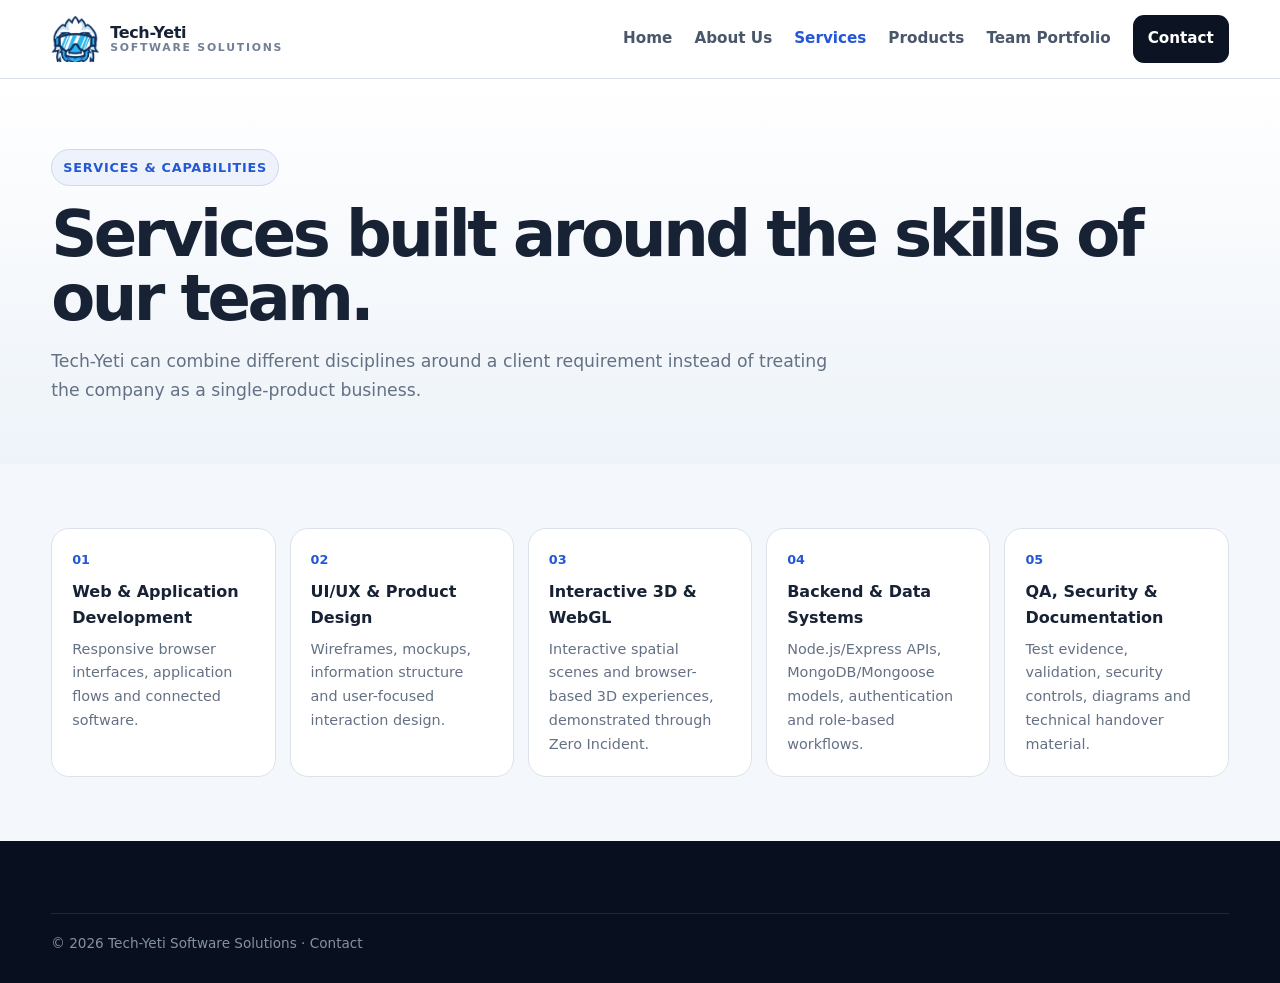
<file: services.html>
<!doctype html><html lang="en"><head><meta charset="utf-8"><meta name="viewport" content="width=device-width,initial-scale=1"><title>Services | Tech-Yeti</title><link rel="stylesheet" href="assets/style.css"></head>
<body><header class="site-header"><div class="container nav-inner"><a class="brand" href="index.html"><span class="brand-mark"><img src="assets/techyeti-logo-mark.png" alt="Tech-Yeti logo"></span><span class="brand-copy">Tech-Yeti<small>Software Solutions</small></span></a><button class="menu-button" data-menu-button aria-label="Open navigation">☰</button><nav class="nav" data-nav><a href="index.html">Home</a><a href="about.html">About Us</a><a class="active" href="services.html">Services</a><a href="products.html">Products</a><a href="team.html">Team Portfolio</a><a class="nav-cta" href="contact.html">Contact</a></nav></div></header>
<main id="main"><section class="page-hero"><div class="container"><span class="eyebrow">Services & capabilities</span><h1>Services built around the skills of our team.</h1><p>Tech-Yeti can combine different disciplines around a client requirement instead of treating the company as a single-product business.</p></div></section>
<section class="section"><div class="container"><div class="service-grid"><article class="service"><div class="num">01</div><h3>Web & Application Development</h3><p>Responsive browser interfaces, application flows and connected software.</p></article><article class="service"><div class="num">02</div><h3>UI/UX & Product Design</h3><p>Wireframes, mockups, information structure and user-focused interaction design.</p></article><article class="service"><div class="num">03</div><h3>Interactive 3D & WebGL</h3><p>Interactive spatial scenes and browser-based 3D experiences, demonstrated through Zero Incident.</p></article><article class="service"><div class="num">04</div><h3>Backend & Data Systems</h3><p>Node.js/Express APIs, MongoDB/Mongoose models, authentication and role-based workflows.</p></article><article class="service"><div class="num">05</div><h3>QA, Security & Documentation</h3><p>Test evidence, validation, security controls, diagrams and technical handover material.</p></article></div></div></section>

</main><footer class="footer"><div class="container"><div class="footer-bottom">© <span data-year></span> Tech-Yeti Software Solutions · <a href="contact.html">Contact</a></div></div></footer><script src="assets/site.js"></script></body></html>
</file>
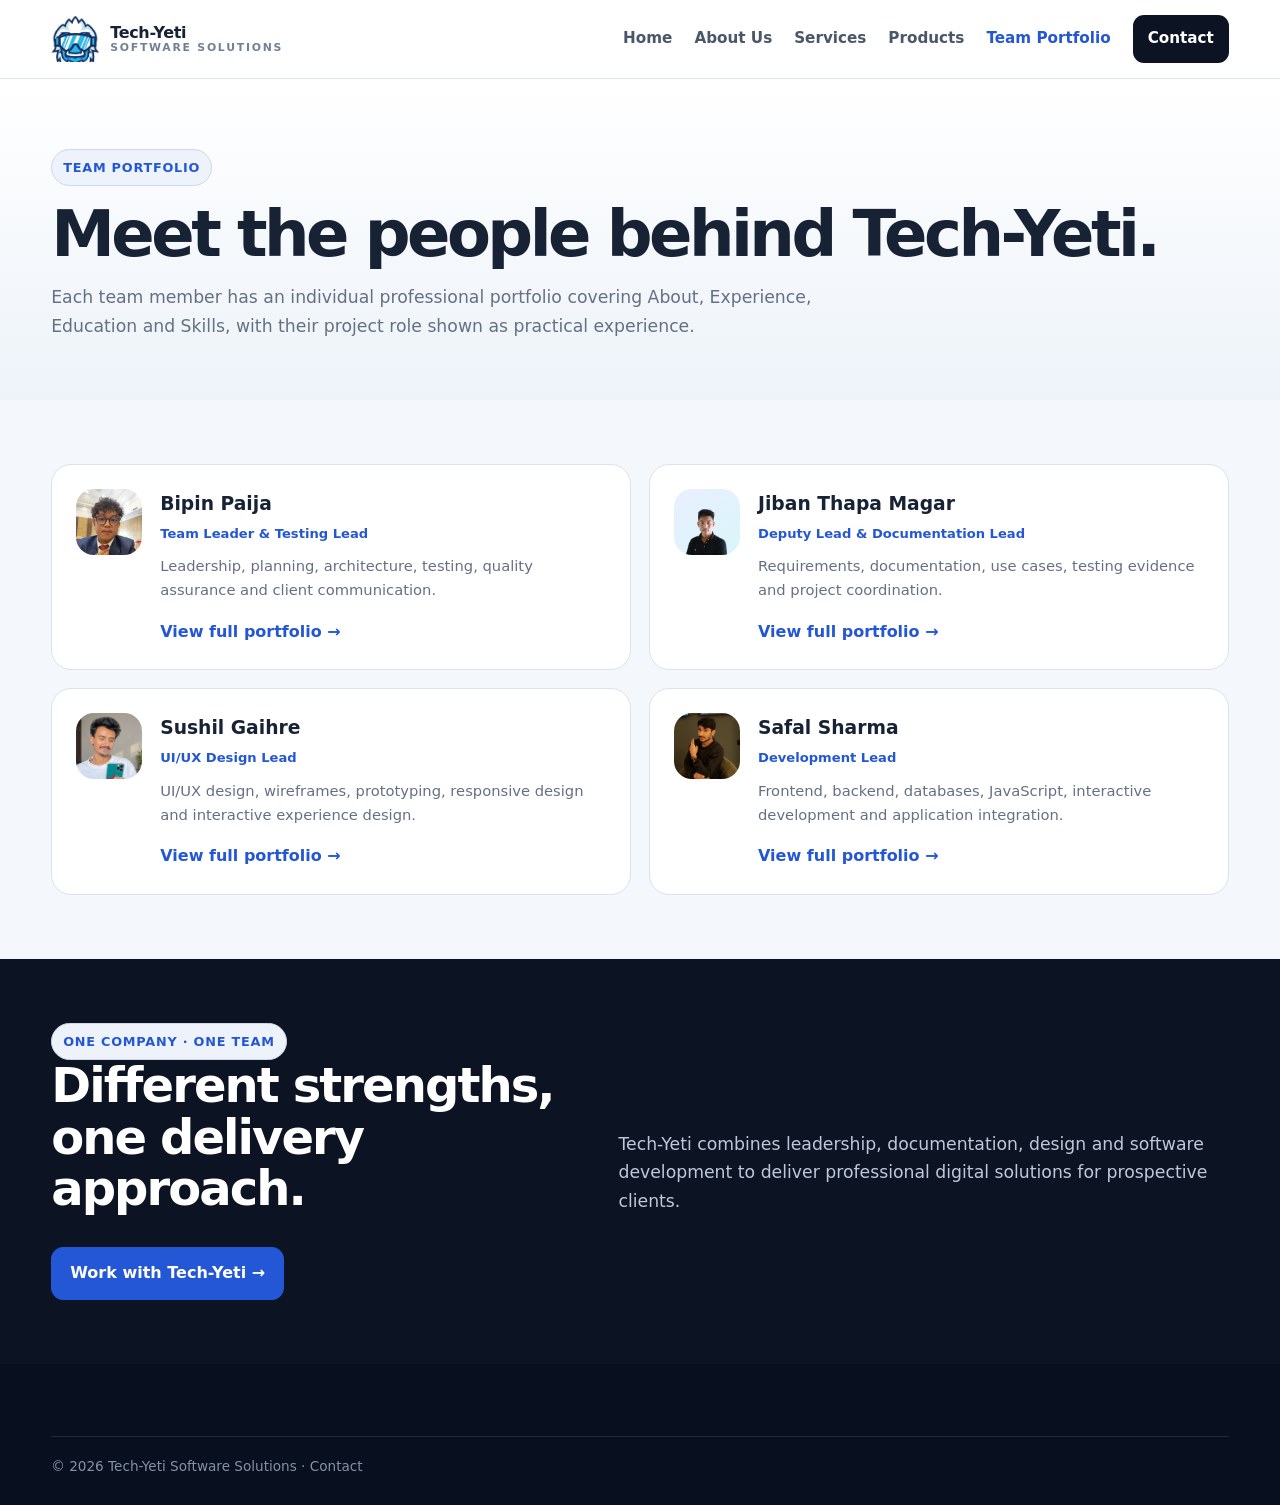
<file: team.html>
<!doctype html><html lang="en"><head><meta charset="utf-8"><meta name="viewport" content="width=device-width,initial-scale=1"><title>Team Portfolio | Tech-Yeti</title><meta name="description" content="Professional team portfolios for Tech-Yeti Software Solutions."><link rel="stylesheet" href="assets/style.css"></head><body><header class="site-header"><div class="container nav-inner"><a class="brand" href="index.html"><span class="brand-mark"><img src="assets/techyeti-logo-mark.png" alt="Tech-Yeti logo"></span><span class="brand-copy">Tech-Yeti<small>Software Solutions</small></span></a><button class="menu-button" data-menu-button aria-label="Open navigation">☰</button><nav class="nav" data-nav><a href="index.html">Home</a><a href="about.html">About Us</a><a href="services.html">Services</a><a href="products.html">Products</a><a class="active" href="team.html">Team Portfolio</a><a class="nav-cta" href="contact.html">Contact</a></nav></div></header><main id="main"><section class="page-hero"><div class="container"><span class="eyebrow">Team portfolio</span><h1>Meet the people behind Tech-Yeti.</h1><p>Each team member has an individual professional portfolio covering About, Experience, Education and Skills, with their project role shown as practical experience.</p></div></section><section class="section"><div class="container"><div class="team-portfolio-grid"><article class="person profile-summary"><div class="avatar avatar-photo"><img src="assets/team/portfolio/bipin-paija.jpg" alt="Bipin Paija"></div><div><h3>Bipin Paija</h3><div class="role">Team Leader & Testing Lead</div><p>Leadership, planning, architecture, testing, quality assurance and client communication.</p><a href="team/bipin-paija.html">View full portfolio →</a></div></article><article class="person profile-summary"><div class="avatar avatar-photo"><img src="assets/team/portfolio/jiban-thapa-magar.png" alt="Jiban Thapa Magar"></div><div><h3>Jiban Thapa Magar</h3><div class="role">Deputy Lead & Documentation Lead</div><p>Requirements, documentation, use cases, testing evidence and project coordination.</p><a href="team/jiban-thapa-magar.html">View full portfolio →</a></div></article><article class="person profile-summary"><div class="avatar avatar-photo"><img src="assets/team/portfolio/sushil-gaihre.jpg" alt="Sushil Gaihre"></div><div><h3>Sushil Gaihre</h3><div class="role">UI/UX Design Lead</div><p>UI/UX design, wireframes, prototyping, responsive design and interactive experience design.</p><a href="team/sushil-gaihre.html">View full portfolio →</a></div></article><article class="person profile-summary"><div class="avatar avatar-photo"><img src="assets/team/portfolio/safal-sharma.jpg" alt="Safal Sharma"></div><div><h3>Safal Sharma</h3><div class="role">Development Lead</div><p>Frontend, backend, databases, JavaScript, interactive development and application integration.</p><a href="team/safal-sharma.html">View full portfolio →</a></div></article></div></div></section><section class="section band"><div class="container"><div class="section-header"><div><span class="eyebrow">One company · one team</span><h2>Different strengths, one delivery approach.</h2></div><p>Tech-Yeti combines leadership, documentation, design and software development to deliver professional digital solutions for prospective clients.</p></div><a class="btn btn-primary" href="contact.html">Work with Tech-Yeti →</a></div></section></main><footer class="footer"><div class="container"><div class="footer-bottom">© <span data-year></span> Tech-Yeti Software Solutions · <a href="contact.html">Contact</a></div></div></footer><script src="assets/site.js"></script></body></html>
</file>
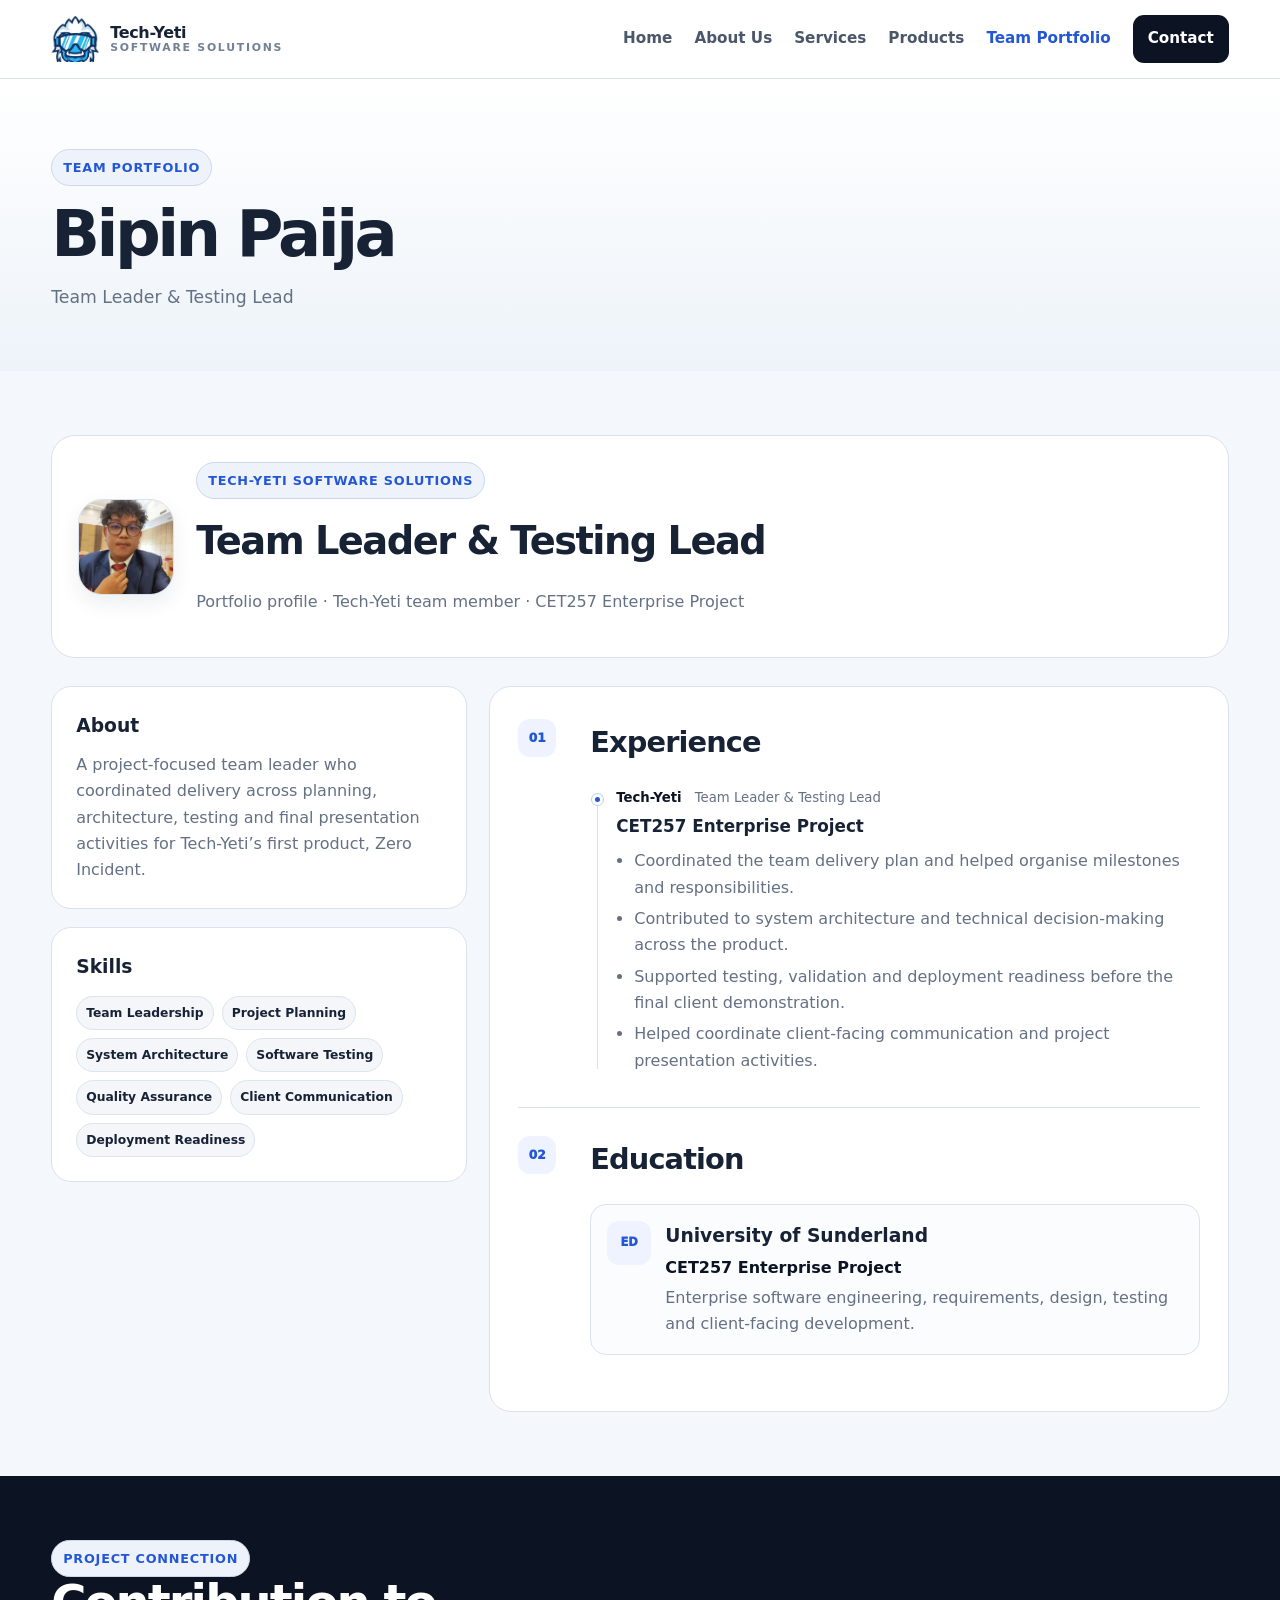
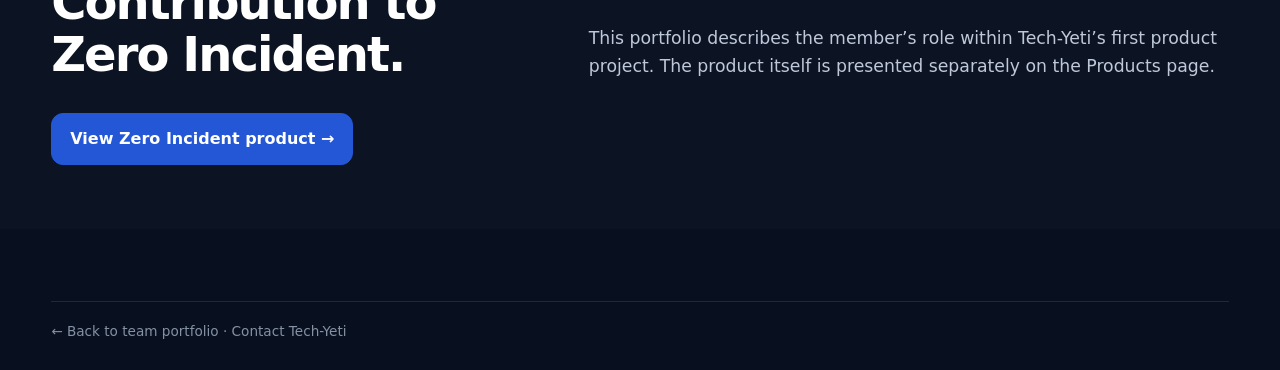
<file: team/bipin-paija.html>
<!doctype html><html lang="en"><head><meta charset="utf-8"><meta name="viewport" content="width=device-width,initial-scale=1"><title>Bipin Paija | Tech-Yeti Portfolio</title><meta name="description" content="Professional portfolio of Bipin Paija, Team Leader & Testing Lead at Tech-Yeti Software Solutions."><link rel="stylesheet" href="../assets/style.css"></head><body><header class="site-header"><div class="container nav-inner"><a class="brand" href="../index.html"><span class="brand-mark"><img src="../assets/techyeti-logo-mark.png" alt="Tech-Yeti logo"></span><span class="brand-copy">Tech-Yeti<small>Software Solutions</small></span></a><button class="menu-button" data-menu-button aria-label="Open navigation">☰</button><nav class="nav" data-nav><a href="../index.html">Home</a><a href="../about.html">About Us</a><a href="../services.html">Services</a><a href="../products.html">Products</a><a class="active" href="../team.html">Team Portfolio</a><a class="nav-cta" href="../contact.html">Contact</a></nav></div></header><main id="main"><section class="page-hero"><div class="container"><span class="eyebrow">Team portfolio</span><h1>Bipin Paija</h1><p>Team Leader & Testing Lead</p></div></section><section class="section"><div class="container"><div class="cv-header"><div class="cv-photo-wrap"><img class="cv-photo" src="../assets/team/portfolio/bipin-paija.jpg" alt="Bipin Paija"></div><div><span class="eyebrow">Tech-Yeti Software Solutions</span><h2>Team Leader & Testing Lead</h2><p class="muted">Portfolio profile · Tech-Yeti team member · CET257 Enterprise Project</p></div></div><div class="portfolio-layout"><aside class="portfolio-sidebar"><section class="cv-box"><h3>About</h3><p>A project-focused team leader who coordinated delivery across planning, architecture, testing and final presentation activities for Tech-Yeti’s first product, Zero Incident.</p></section><section class="cv-box"><h3>Skills</h3><div class="skill-list"><span class="skill">Team Leadership</span><span class="skill">Project Planning</span><span class="skill">System Architecture</span><span class="skill">Software Testing</span><span class="skill">Quality Assurance</span><span class="skill">Client Communication</span><span class="skill">Deployment Readiness</span></div></section></aside><div class="portfolio-main"><section class="cv-section"><div class="section-label">01</div><div><h2>Experience</h2><div class="timeline"><article class="timeline-item"><div class="timeline-dot"></div><div><div class="timeline-meta"><strong>Tech-Yeti</strong><span>Team Leader & Testing Lead</span></div><h3>CET257 Enterprise Project</h3><ul><li>Coordinated the team delivery plan and helped organise milestones and responsibilities.</li><li>Contributed to system architecture and technical decision-making across the product.</li><li>Supported testing, validation and deployment readiness before the final client demonstration.</li><li>Helped coordinate client-facing communication and project presentation activities.</li></ul></div></article></div></div></section><section class="cv-section"><div class="section-label">02</div><div><h2>Education</h2><div class="education-list"><article class="education-card"><div class="edu-icon">ED</div><div><h3>University of Sunderland</h3><p class="edu-title">CET257 Enterprise Project</p><p>Enterprise software engineering, requirements, design, testing and client-facing development.</p></div></article></div></div></section></div></div></div></section><section class="section band"><div class="container"><div class="section-header"><div><span class="eyebrow">Project connection</span><h2>Contribution to Zero Incident.</h2></div><p>This portfolio describes the member’s role within Tech-Yeti’s first product project. The product itself is presented separately on the Products page.</p></div><a class="btn btn-primary" href="../products.html">View Zero Incident product →</a></div></section></main><footer class="footer"><div class="container"><div class="footer-bottom"><a href="../team.html">← Back to team portfolio</a> · <a href="../contact.html">Contact Tech-Yeti</a></div></div></footer><script src="../assets/site.js"></script></body></html>
</file>
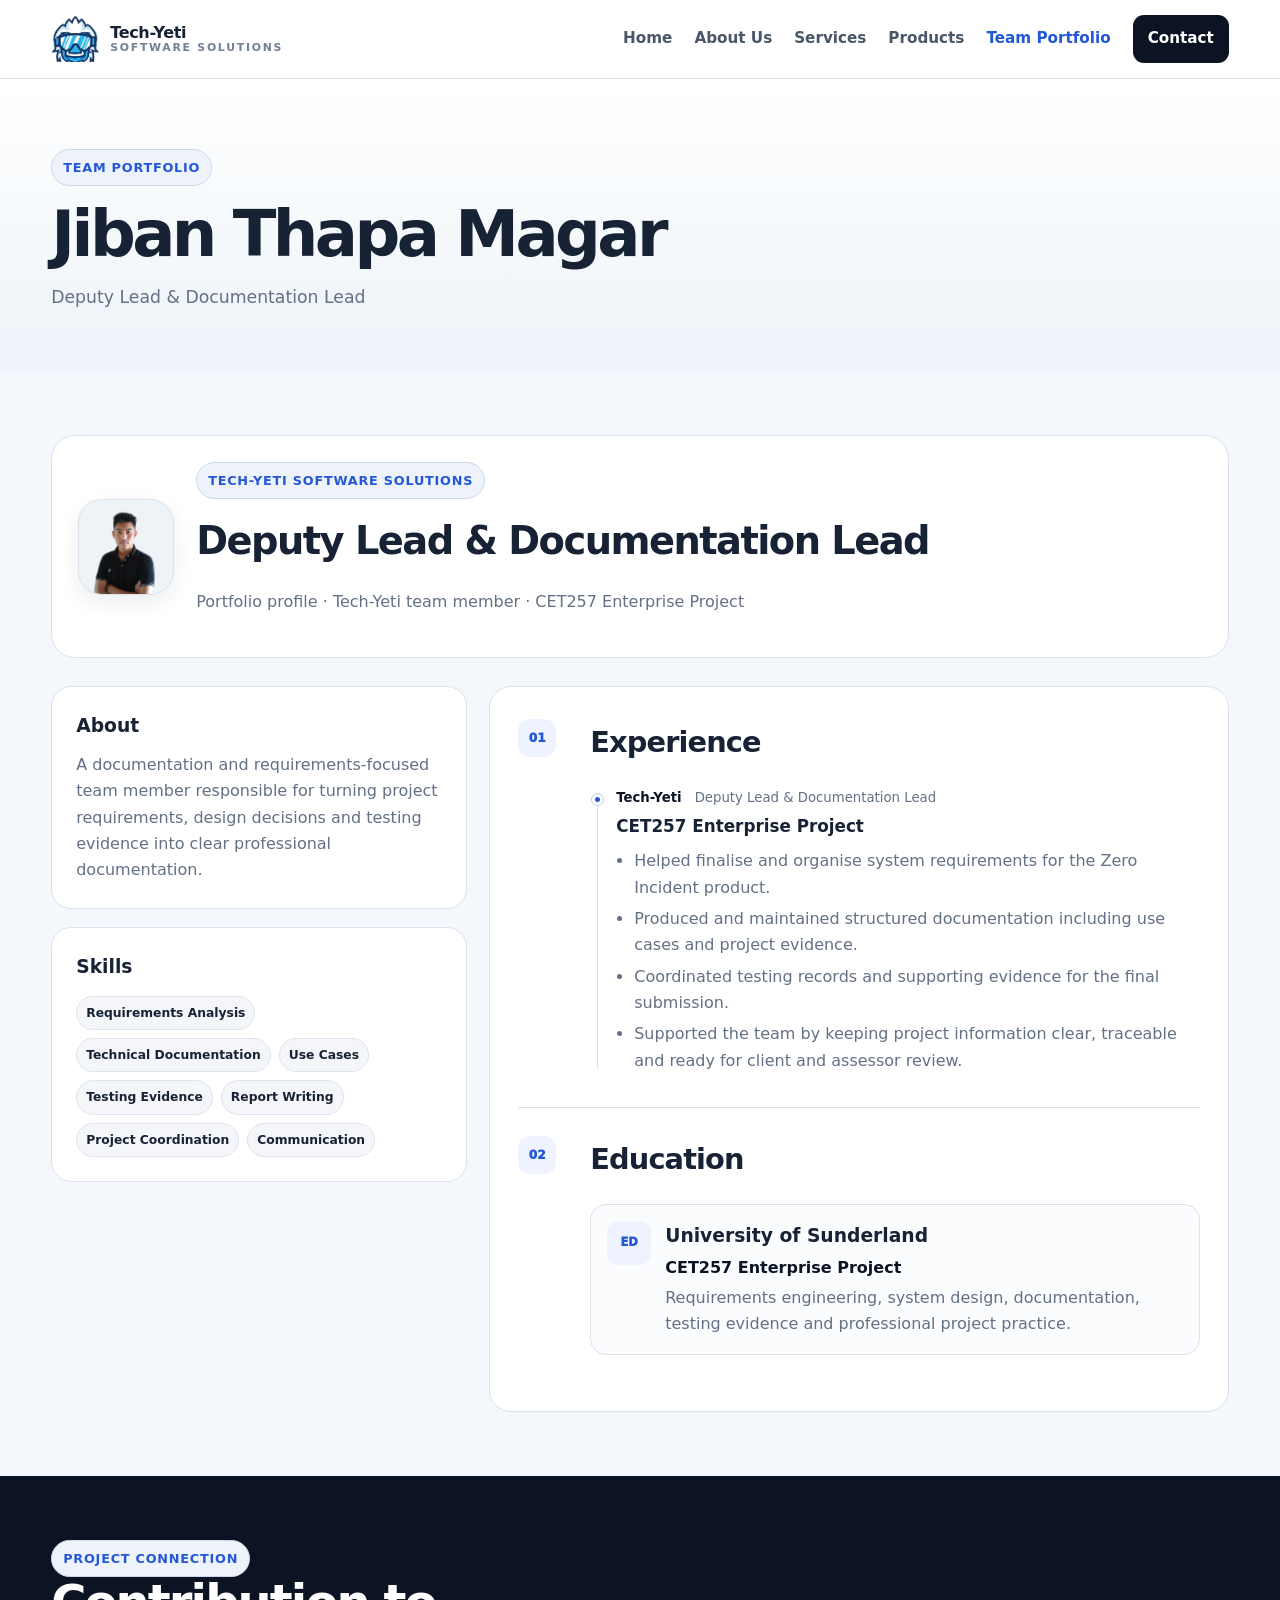
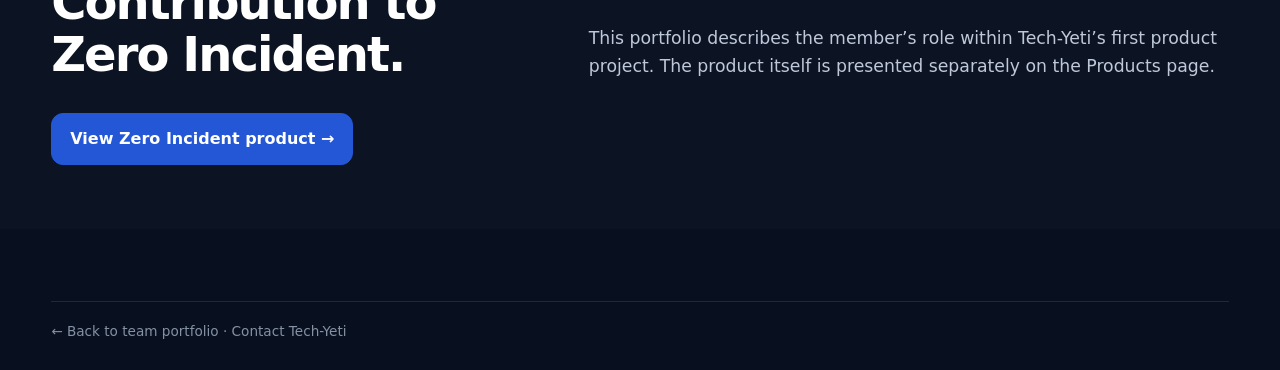
<file: team/jiban-thapa-magar.html>
<!doctype html><html lang="en"><head><meta charset="utf-8"><meta name="viewport" content="width=device-width,initial-scale=1"><title>Jiban Thapa Magar | Tech-Yeti Portfolio</title><meta name="description" content="Professional portfolio of Jiban Thapa Magar, Deputy Lead & Documentation Lead at Tech-Yeti Software Solutions."><link rel="stylesheet" href="../assets/style.css"></head><body><header class="site-header"><div class="container nav-inner"><a class="brand" href="../index.html"><span class="brand-mark"><img src="../assets/techyeti-logo-mark.png" alt="Tech-Yeti logo"></span><span class="brand-copy">Tech-Yeti<small>Software Solutions</small></span></a><button class="menu-button" data-menu-button aria-label="Open navigation">☰</button><nav class="nav" data-nav><a href="../index.html">Home</a><a href="../about.html">About Us</a><a href="../services.html">Services</a><a href="../products.html">Products</a><a class="active" href="../team.html">Team Portfolio</a><a class="nav-cta" href="../contact.html">Contact</a></nav></div></header><main id="main"><section class="page-hero"><div class="container"><span class="eyebrow">Team portfolio</span><h1>Jiban Thapa Magar</h1><p>Deputy Lead & Documentation Lead</p></div></section><section class="section"><div class="container"><div class="cv-header"><div class="cv-photo-wrap"><img class="cv-photo" src="../assets/team/portfolio/jiban-thapa-magar.png" alt="Jiban Thapa Magar"></div><div><span class="eyebrow">Tech-Yeti Software Solutions</span><h2>Deputy Lead & Documentation Lead</h2><p class="muted">Portfolio profile · Tech-Yeti team member · CET257 Enterprise Project</p></div></div><div class="portfolio-layout"><aside class="portfolio-sidebar"><section class="cv-box"><h3>About</h3><p>A documentation and requirements-focused team member responsible for turning project requirements, design decisions and testing evidence into clear professional documentation.</p></section><section class="cv-box"><h3>Skills</h3><div class="skill-list"><span class="skill">Requirements Analysis</span><span class="skill">Technical Documentation</span><span class="skill">Use Cases</span><span class="skill">Testing Evidence</span><span class="skill">Report Writing</span><span class="skill">Project Coordination</span><span class="skill">Communication</span></div></section></aside><div class="portfolio-main"><section class="cv-section"><div class="section-label">01</div><div><h2>Experience</h2><div class="timeline"><article class="timeline-item"><div class="timeline-dot"></div><div><div class="timeline-meta"><strong>Tech-Yeti</strong><span>Deputy Lead & Documentation Lead</span></div><h3>CET257 Enterprise Project</h3><ul><li>Helped finalise and organise system requirements for the Zero Incident product.</li><li>Produced and maintained structured documentation including use cases and project evidence.</li><li>Coordinated testing records and supporting evidence for the final submission.</li><li>Supported the team by keeping project information clear, traceable and ready for client and assessor review.</li></ul></div></article></div></div></section><section class="cv-section"><div class="section-label">02</div><div><h2>Education</h2><div class="education-list"><article class="education-card"><div class="edu-icon">ED</div><div><h3>University of Sunderland</h3><p class="edu-title">CET257 Enterprise Project</p><p>Requirements engineering, system design, documentation, testing evidence and professional project practice.</p></div></article></div></div></section></div></div></div></section><section class="section band"><div class="container"><div class="section-header"><div><span class="eyebrow">Project connection</span><h2>Contribution to Zero Incident.</h2></div><p>This portfolio describes the member’s role within Tech-Yeti’s first product project. The product itself is presented separately on the Products page.</p></div><a class="btn btn-primary" href="../products.html">View Zero Incident product →</a></div></section></main><footer class="footer"><div class="container"><div class="footer-bottom"><a href="../team.html">← Back to team portfolio</a> · <a href="../contact.html">Contact Tech-Yeti</a></div></div></footer><script src="../assets/site.js"></script></body></html>
</file>
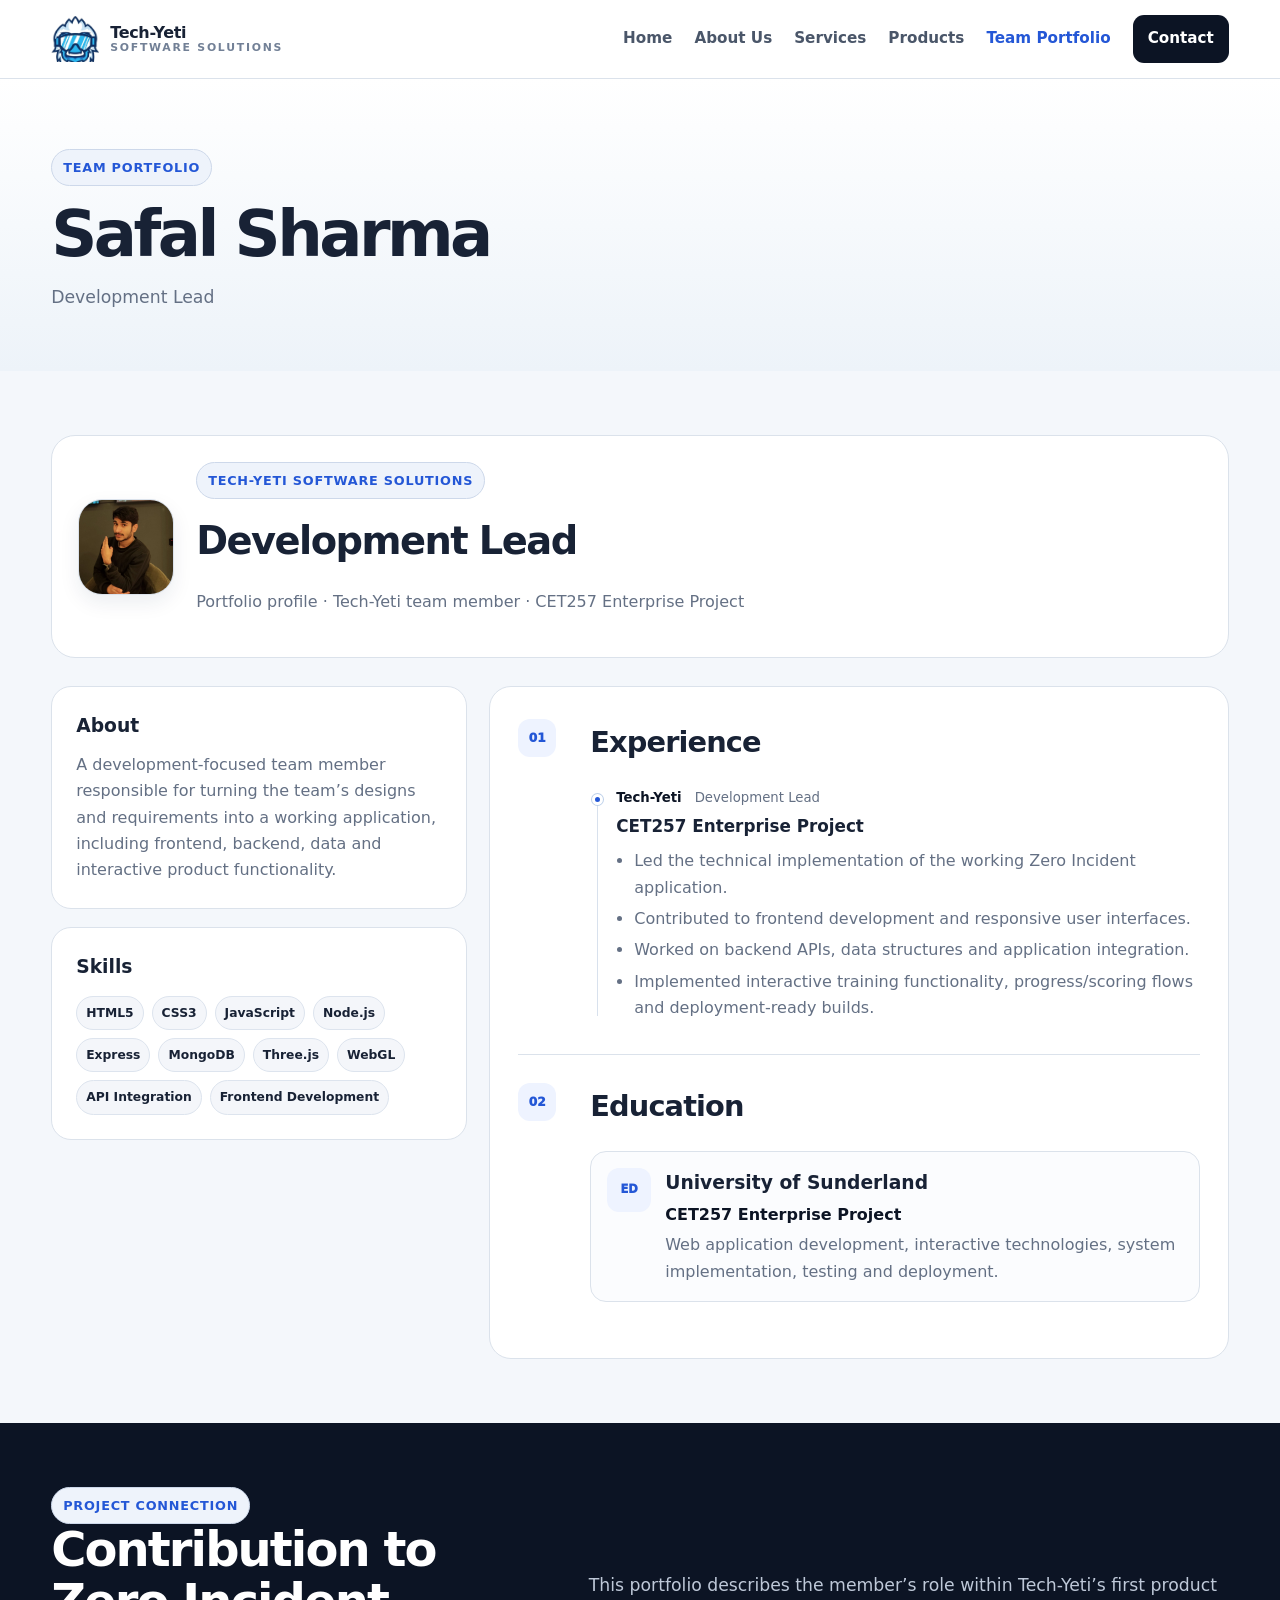
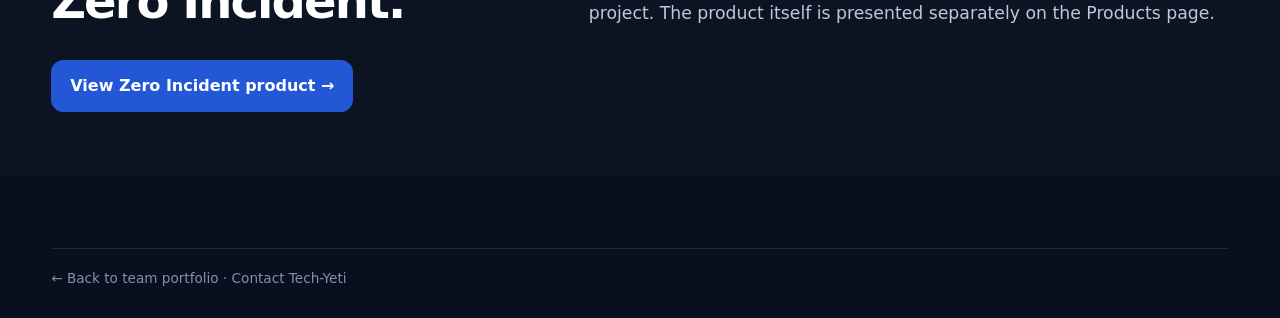
<file: team/safal-sharma.html>
<!doctype html><html lang="en"><head><meta charset="utf-8"><meta name="viewport" content="width=device-width,initial-scale=1"><title>Safal Sharma | Tech-Yeti Portfolio</title><meta name="description" content="Professional portfolio of Safal Sharma, Development Lead at Tech-Yeti Software Solutions."><link rel="stylesheet" href="../assets/style.css"></head><body><header class="site-header"><div class="container nav-inner"><a class="brand" href="../index.html"><span class="brand-mark"><img src="../assets/techyeti-logo-mark.png" alt="Tech-Yeti logo"></span><span class="brand-copy">Tech-Yeti<small>Software Solutions</small></span></a><button class="menu-button" data-menu-button aria-label="Open navigation">☰</button><nav class="nav" data-nav><a href="../index.html">Home</a><a href="../about.html">About Us</a><a href="../services.html">Services</a><a href="../products.html">Products</a><a class="active" href="../team.html">Team Portfolio</a><a class="nav-cta" href="../contact.html">Contact</a></nav></div></header><main id="main"><section class="page-hero"><div class="container"><span class="eyebrow">Team portfolio</span><h1>Safal Sharma</h1><p>Development Lead</p></div></section><section class="section"><div class="container"><div class="cv-header"><div class="cv-photo-wrap"><img class="cv-photo" src="../assets/team/portfolio/safal-sharma.jpg" alt="Safal Sharma"></div><div><span class="eyebrow">Tech-Yeti Software Solutions</span><h2>Development Lead</h2><p class="muted">Portfolio profile · Tech-Yeti team member · CET257 Enterprise Project</p></div></div><div class="portfolio-layout"><aside class="portfolio-sidebar"><section class="cv-box"><h3>About</h3><p>A development-focused team member responsible for turning the team’s designs and requirements into a working application, including frontend, backend, data and interactive product functionality.</p></section><section class="cv-box"><h3>Skills</h3><div class="skill-list"><span class="skill">HTML5</span><span class="skill">CSS3</span><span class="skill">JavaScript</span><span class="skill">Node.js</span><span class="skill">Express</span><span class="skill">MongoDB</span><span class="skill">Three.js</span><span class="skill">WebGL</span><span class="skill">API Integration</span><span class="skill">Frontend Development</span></div></section></aside><div class="portfolio-main"><section class="cv-section"><div class="section-label">01</div><div><h2>Experience</h2><div class="timeline"><article class="timeline-item"><div class="timeline-dot"></div><div><div class="timeline-meta"><strong>Tech-Yeti</strong><span>Development Lead</span></div><h3>CET257 Enterprise Project</h3><ul><li>Led the technical implementation of the working Zero Incident application.</li><li>Contributed to frontend development and responsive user interfaces.</li><li>Worked on backend APIs, data structures and application integration.</li><li>Implemented interactive training functionality, progress/scoring flows and deployment-ready builds.</li></ul></div></article></div></div></section><section class="cv-section"><div class="section-label">02</div><div><h2>Education</h2><div class="education-list"><article class="education-card"><div class="edu-icon">ED</div><div><h3>University of Sunderland</h3><p class="edu-title">CET257 Enterprise Project</p><p>Web application development, interactive technologies, system implementation, testing and deployment.</p></div></article></div></div></section></div></div></div></section><section class="section band"><div class="container"><div class="section-header"><div><span class="eyebrow">Project connection</span><h2>Contribution to Zero Incident.</h2></div><p>This portfolio describes the member’s role within Tech-Yeti’s first product project. The product itself is presented separately on the Products page.</p></div><a class="btn btn-primary" href="../products.html">View Zero Incident product →</a></div></section></main><footer class="footer"><div class="container"><div class="footer-bottom"><a href="../team.html">← Back to team portfolio</a> · <a href="../contact.html">Contact Tech-Yeti</a></div></div></footer><script src="../assets/site.js"></script></body></html>
</file>
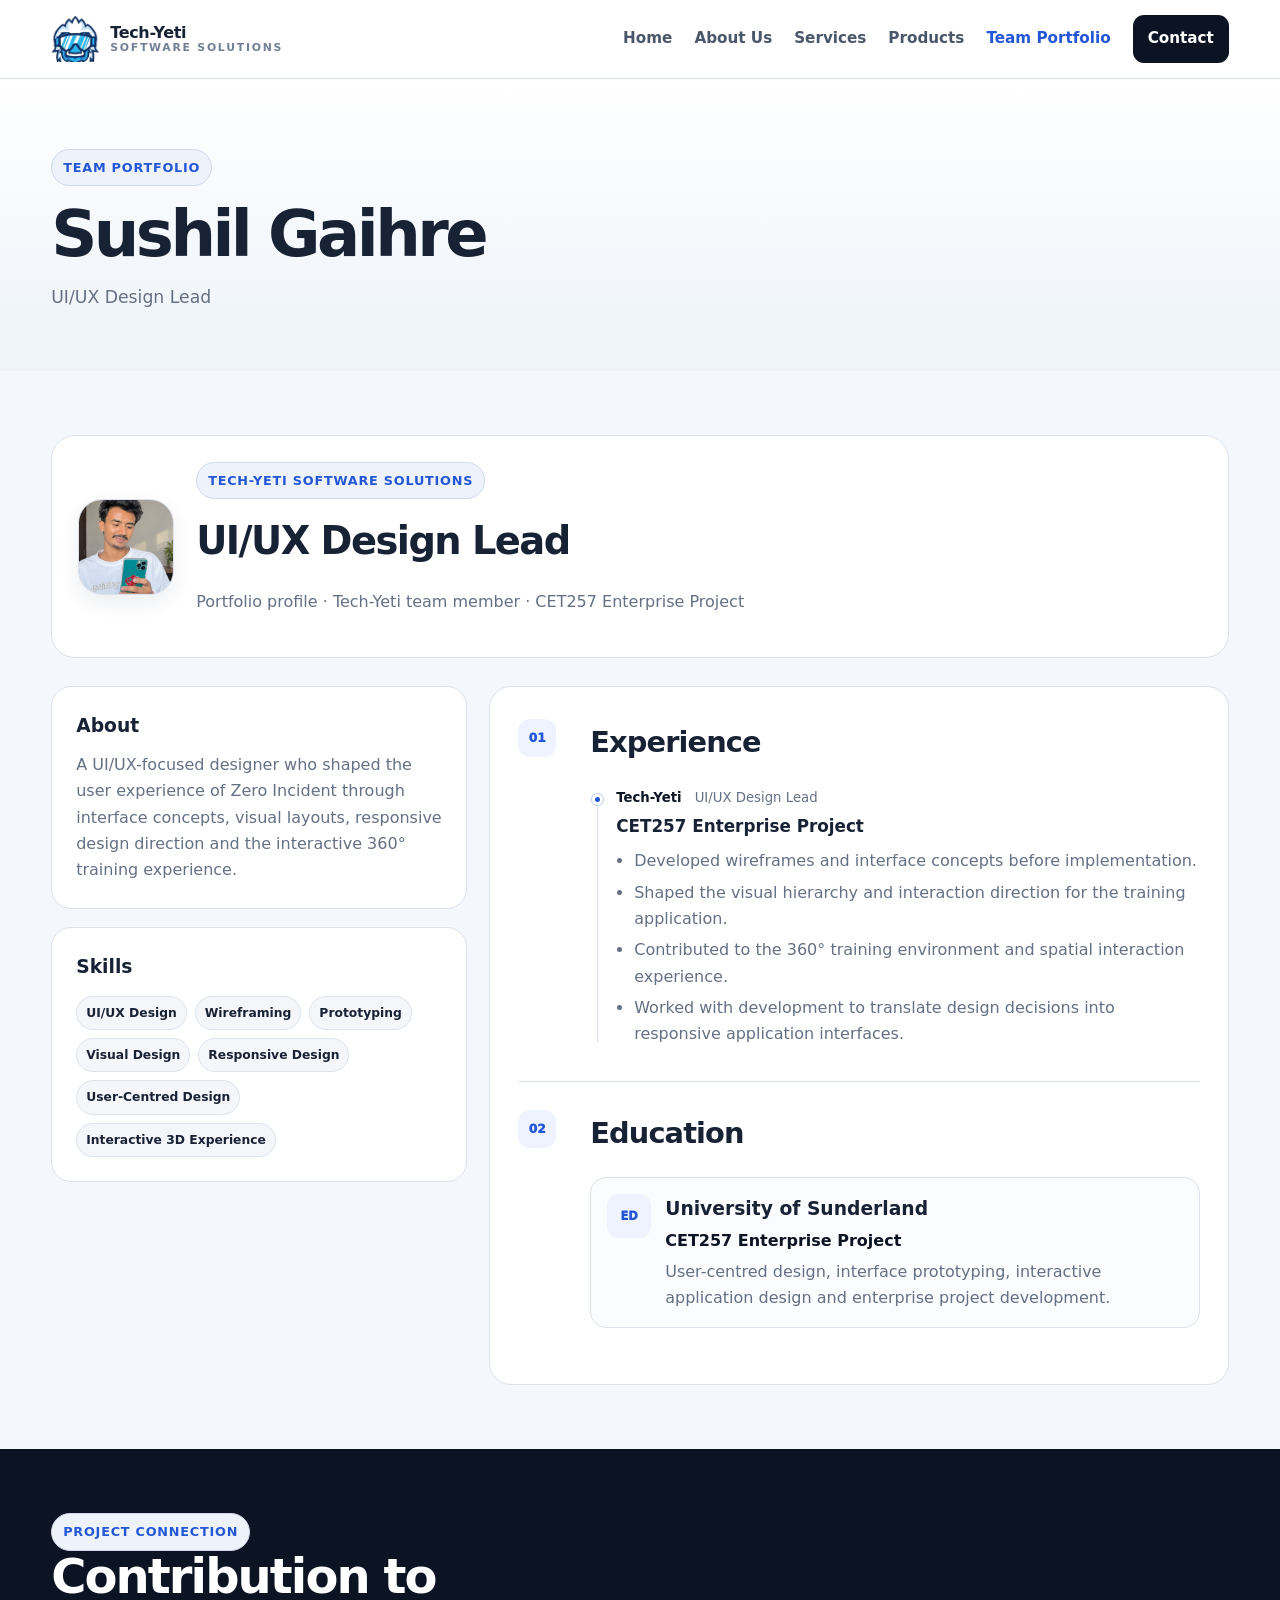
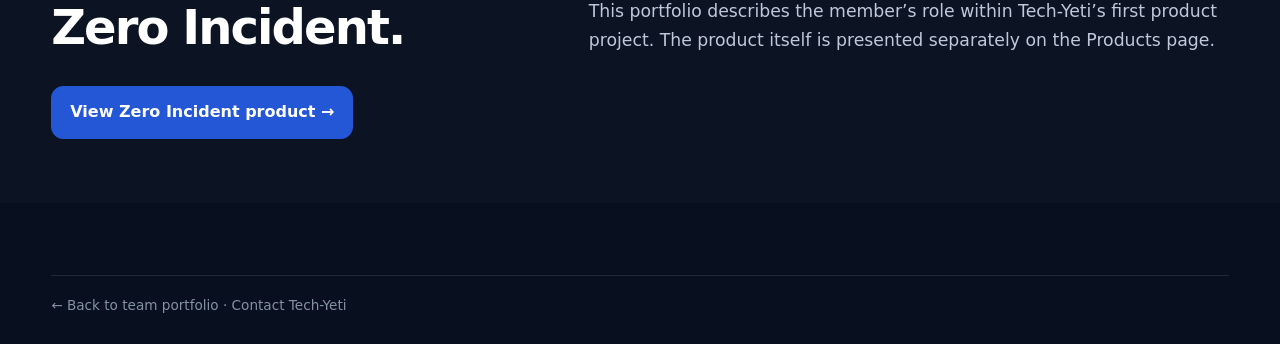
<file: team/sushil-gaihre.html>
<!doctype html><html lang="en"><head><meta charset="utf-8"><meta name="viewport" content="width=device-width,initial-scale=1"><title>Sushil Gaihre | Tech-Yeti Portfolio</title><meta name="description" content="Professional portfolio of Sushil Gaihre, UI/UX Design Lead at Tech-Yeti Software Solutions."><link rel="stylesheet" href="../assets/style.css"></head><body><header class="site-header"><div class="container nav-inner"><a class="brand" href="../index.html"><span class="brand-mark"><img src="../assets/techyeti-logo-mark.png" alt="Tech-Yeti logo"></span><span class="brand-copy">Tech-Yeti<small>Software Solutions</small></span></a><button class="menu-button" data-menu-button aria-label="Open navigation">☰</button><nav class="nav" data-nav><a href="../index.html">Home</a><a href="../about.html">About Us</a><a href="../services.html">Services</a><a href="../products.html">Products</a><a class="active" href="../team.html">Team Portfolio</a><a class="nav-cta" href="../contact.html">Contact</a></nav></div></header><main id="main"><section class="page-hero"><div class="container"><span class="eyebrow">Team portfolio</span><h1>Sushil Gaihre</h1><p>UI/UX Design Lead</p></div></section><section class="section"><div class="container"><div class="cv-header"><div class="cv-photo-wrap"><img class="cv-photo" src="../assets/team/portfolio/sushil-gaihre.jpg" alt="Sushil Gaihre"></div><div><span class="eyebrow">Tech-Yeti Software Solutions</span><h2>UI/UX Design Lead</h2><p class="muted">Portfolio profile · Tech-Yeti team member · CET257 Enterprise Project</p></div></div><div class="portfolio-layout"><aside class="portfolio-sidebar"><section class="cv-box"><h3>About</h3><p>A UI/UX-focused designer who shaped the user experience of Zero Incident through interface concepts, visual layouts, responsive design direction and the interactive 360° training experience.</p></section><section class="cv-box"><h3>Skills</h3><div class="skill-list"><span class="skill">UI/UX Design</span><span class="skill">Wireframing</span><span class="skill">Prototyping</span><span class="skill">Visual Design</span><span class="skill">Responsive Design</span><span class="skill">User-Centred Design</span><span class="skill">Interactive 3D Experience</span></div></section></aside><div class="portfolio-main"><section class="cv-section"><div class="section-label">01</div><div><h2>Experience</h2><div class="timeline"><article class="timeline-item"><div class="timeline-dot"></div><div><div class="timeline-meta"><strong>Tech-Yeti</strong><span>UI/UX Design Lead</span></div><h3>CET257 Enterprise Project</h3><ul><li>Developed wireframes and interface concepts before implementation.</li><li>Shaped the visual hierarchy and interaction direction for the training application.</li><li>Contributed to the 360° training environment and spatial interaction experience.</li><li>Worked with development to translate design decisions into responsive application interfaces.</li></ul></div></article></div></div></section><section class="cv-section"><div class="section-label">02</div><div><h2>Education</h2><div class="education-list"><article class="education-card"><div class="edu-icon">ED</div><div><h3>University of Sunderland</h3><p class="edu-title">CET257 Enterprise Project</p><p>User-centred design, interface prototyping, interactive application design and enterprise project development.</p></div></article></div></div></section></div></div></div></section><section class="section band"><div class="container"><div class="section-header"><div><span class="eyebrow">Project connection</span><h2>Contribution to Zero Incident.</h2></div><p>This portfolio describes the member’s role within Tech-Yeti’s first product project. The product itself is presented separately on the Products page.</p></div><a class="btn btn-primary" href="../products.html">View Zero Incident product →</a></div></section></main><footer class="footer"><div class="container"><div class="footer-bottom"><a href="../team.html">← Back to team portfolio</a> · <a href="../contact.html">Contact Tech-Yeti</a></div></div></footer><script src="../assets/site.js"></script></body></html>
</file>
<file: assets/style.css>
:root{
  --navy:#0c1424;
  --navy-2:#14213a;
  --ink:#182235;
  --muted:#647084;
  --paper:#ffffff;
  --wash:#f4f7fb;
  --line:#dbe2eb;
  --blue:#2457d6;
  --cyan:#23b6d8;
  --amber:#f2ad2e;
  --green:#1f9d69;
  --red:#e94b57;
  --shadow:0 18px 55px rgba(14,25,48,.12);
  font-family:Inter,ui-sans-serif,system-ui,-apple-system,BlinkMacSystemFont,"Segoe UI",sans-serif;
}
*{box-sizing:border-box}html{scroll-behavior:smooth}body{margin:0;background:var(--wash);color:var(--ink);line-height:1.65}a{text-decoration:none;color:inherit}img{max-width:100%;display:block}.container{width:min(1180px,92%);margin:0 auto}.skip{position:absolute;left:-9999px}.skip:focus{left:12px;top:12px;z-index:1000;background:#fff;padding:10px 14px;border-radius:8px}
.site-header{position:sticky;top:0;z-index:50;background:rgba(255,255,255,.94);backdrop-filter:blur(12px);border-bottom:1px solid var(--line)}.nav-inner{min-height:78px;display:flex;align-items:center;justify-content:space-between;gap:22px}.brand{display:flex;align-items:center;gap:11px;font-weight:900;letter-spacing:-.02em}.brand-mark{width:44px;height:44px;border-radius:14px;display:grid;place-items:center;background:linear-gradient(145deg,var(--navy),#283d67);color:#fff;box-shadow:0 10px 25px rgba(12,20,36,.2)}.brand-mark svg{width:27px}.brand-copy small{display:block;font-size:.68rem;color:#728096;letter-spacing:.16em;text-transform:uppercase;font-weight:800}.nav{display:flex;align-items:center;gap:22px}.nav a{font-weight:750;color:#4a5669;font-size:.95rem}.nav a:hover,.nav a.active{color:var(--blue)}.nav-cta{padding:11px 15px;border-radius:11px;background:var(--navy);color:#fff!important}.menu-button{display:none;background:#fff;border:1px solid var(--line);border-radius:10px;width:44px;height:44px}
.hero{padding:92px 0 72px;background:radial-gradient(circle at 82% 18%,rgba(35,182,216,.18),transparent 30%),radial-gradient(circle at 12% 15%,rgba(36,87,214,.14),transparent 28%),linear-gradient(180deg,#fff,#f1f5fa)}.hero-grid{display:grid;grid-template-columns:1.03fr .97fr;gap:58px;align-items:center}.eyebrow{display:inline-flex;align-items:center;gap:8px;padding:7px 11px;border:1px solid #cdd8ea;background:#eef3fb;color:var(--blue);border-radius:999px;font-size:.8rem;font-weight:900;letter-spacing:.06em;text-transform:uppercase}.hero h1{font-size:clamp(2.4rem,5vw,4.6rem);line-height:1.02;letter-spacing:-.05em;margin:18px 0 20px;max-width:720px}.hero h1 span{color:var(--blue)}.hero p{font-size:1.13rem;color:var(--muted);max-width:650px}.actions{display:flex;flex-wrap:wrap;gap:12px;margin-top:30px}.btn{display:inline-flex;align-items:center;justify-content:center;gap:9px;border-radius:12px;padding:12px 18px;font-weight:850;border:1px solid var(--line);transition:.2s transform,.2s box-shadow}.btn:hover{transform:translateY(-2px);box-shadow:0 9px 22px rgba(18,44,84,.12)}.btn-primary{background:var(--blue);border-color:var(--blue);color:#fff}.btn-dark{background:var(--navy);border-color:var(--navy);color:#fff}.btn-ghost{background:#fff}.hero-panel{background:var(--navy);border-radius:28px;padding:18px;box-shadow:var(--shadow);color:#fff}.hero-panel .panel-top{display:flex;justify-content:space-between;align-items:center;padding:10px 6px 16px}.pill{font-size:.74rem;padding:6px 9px;border-radius:999px;background:rgba(255,255,255,.1);border:1px solid rgba(255,255,255,.16);font-weight:850}.hero-panel img{border-radius:18px;background:#fff}.section{padding:64px 0}.section-header{display:flex;justify-content:space-between;gap:30px;align-items:flex-end;margin-bottom:32px}.section-header h2{font-size:clamp(1.9rem,3.8vw,3rem);line-height:1.08;letter-spacing:-.04em;margin:0}.section-header p{max-width:640px;color:var(--muted);margin:0;font-size:1.08rem}.cards{display:grid;grid-template-columns:repeat(3,1fr);gap:18px}.card{background:#fff;border:1px solid var(--line);border-radius:20px;padding:24px;box-shadow:0 7px 28px rgba(18,40,76,.05)}.card h3{margin:12px 0 7px;font-size:1.14rem}.card p{color:var(--muted);margin:0}.icon{width:48px;height:48px;border-radius:15px;display:grid;place-items:center;background:#eef3ff;color:var(--blue)}.icon svg{width:23px}.muted{color:var(--muted)}.band{background:var(--navy);color:#fff}.band .muted,.band .section-header p{color:#bec8d8}.split{display:grid;grid-template-columns:1fr 1fr;gap:24px;align-items:stretch}.panel{background:#fff;border:1px solid var(--line);border-radius:22px;padding:26px}.panel.dark{background:var(--navy);color:#fff;border-color:transparent}.panel h3{margin-top:0}.values{display:grid;grid-template-columns:repeat(2,1fr);gap:14px}.value{padding:16px;border:1px solid var(--line);border-radius:16px;background:#fff}.value strong{display:block;margin-bottom:3px}.value p{margin:0;color:var(--muted);font-size:.93rem}.stats{display:grid;grid-template-columns:repeat(4,1fr);gap:14px}.stat{padding:20px;background:#fff;border:1px solid var(--line);border-radius:16px}.stat strong{font-size:1.65rem;letter-spacing:-.03em}.stat span{display:block;color:var(--muted);font-size:.88rem;margin-top:4px}.service-grid{display:grid;grid-template-columns:repeat(5,1fr);gap:14px}.service{background:#fff;border:1px solid var(--line);padding:20px;border-radius:18px}.service .num{font-weight:900;color:var(--blue);font-size:.8rem}.service h3{font-size:1rem;margin:9px 0 6px}.service p{font-size:.9rem;color:var(--muted);margin:0}.case{display:grid;grid-template-columns:.9fr 1.1fr;gap:22px;align-items:stretch}.case-copy{background:#fff;border:1px solid var(--line);border-radius:22px;padding:28px}.case-copy h3{font-size:1.8rem;letter-spacing:-.03em;margin:0 0 10px}.case-copy p{color:var(--muted)}.case-copy .label{display:inline-flex;padding:6px 9px;border-radius:999px;background:#ecf8f3;color:var(--green);font-size:.75rem;font-weight:900;text-transform:uppercase;letter-spacing:.06em}.case-image{background:#e7edf6;border-radius:22px;border:1px solid var(--line);overflow:hidden;min-height:320px}.case-image img{width:100%;height:100%;object-fit:cover;object-position:center}.chips{display:flex;flex-wrap:wrap;gap:8px;margin-top:16px}.chip{padding:6px 9px;border-radius:999px;background:#f2f5f8;border:1px solid #e1e7ef;font-size:.79rem;font-weight:800;color:#4f5d70}.team-grid{display:grid;grid-template-columns:repeat(4,1fr);gap:16px}.person{background:#fff;border:1px solid var(--line);border-radius:20px;overflow:hidden}.person-top{padding:24px 24px 18px}.avatar{width:60px;height:60px;border-radius:18px;background:linear-gradient(145deg,#e9efff,#d9f6fa);color:var(--navy);display:grid;place-items:center;font-weight:950;font-size:1.2rem}.person h3{margin:15px 0 3px}.role{color:var(--blue);font-size:.82rem;font-weight:900}.person-body{padding:0 24px 24px;color:var(--muted);font-size:.92rem}.person-footer{padding:14px 24px;border-top:1px solid var(--line);display:flex;justify-content:space-between;align-items:center;font-weight:850;font-size:.9rem}.arrow{color:var(--blue)}.page-hero{padding:70px 0 42px;background:linear-gradient(180deg,#fff,#edf3f9)}.page-hero h1{font-size:clamp(2.5rem,5vw,4.4rem);line-height:1;letter-spacing:-.055em;margin:16px 0 14px}.page-hero p{max-width:780px;color:var(--muted);font-size:1.08rem}.profile-hero{display:grid;grid-template-columns:1.1fr .9fr;gap:28px}.profile-card{background:#fff;border:1px solid var(--line);border-radius:22px;padding:28px}.profile-card .avatar{width:82px;height:82px;font-size:1.6rem}.profile-card h1{font-size:clamp(2.3rem,4vw,4rem);line-height:1;margin:17px 0 7px;letter-spacing:-.05em}.profile-card .role{font-size:1rem}.meta-row{display:flex;flex-wrap:wrap;gap:8px;margin-top:18px}.meta{padding:8px 10px;border-radius:10px;background:#f4f6f9;border:1px solid var(--line);font-size:.8rem;font-weight:800}.portfolio-list{display:grid;gap:14px}.portfolio-item{display:grid;grid-template-columns:150px 1fr;gap:18px;background:#fff;border:1px solid var(--line);border-radius:18px;padding:18px}.portfolio-item .tag{font-weight:900;color:var(--blue);font-size:.78rem;text-transform:uppercase}.portfolio-item h3{margin:5px 0}.portfolio-item p{margin:0;color:var(--muted)}.quote{font-size:1.15rem;border-left:4px solid var(--blue);padding-left:17px}.contact-grid{display:grid;grid-template-columns:.75fr 1.25fr;gap:22px}.contact-side{background:var(--navy);color:#fff;border-radius:24px;padding:28px}.contact-side p{color:#bcc6d5}.contact-side .line{display:flex;gap:12px;padding:13px 0;border-bottom:1px solid rgba(255,255,255,.12)}.form-card{background:#fff;border:1px solid var(--line);border-radius:24px;padding:28px}.form-grid{display:grid;grid-template-columns:1fr 1fr;gap:14px}.field{display:grid;gap:7px}.field.full{grid-column:1/-1}.field label{font-weight:850;font-size:.88rem}.field input,.field select,.field textarea{width:100%;padding:13px;border:1px solid #cfd7e2;border-radius:11px;font:inherit;background:#fff}.field textarea{min-height:150px;resize:vertical}.notice{margin-top:14px;padding:13px 15px;border-radius:13px;background:#eef8f4;border:1px solid #bde6d5;color:#205c47}.footer{background:#08101f;color:#d8e1ef;padding:44px 0 28px}.footer-grid{display:grid;grid-template-columns:1.25fr .75fr .75fr;gap:30px}.footer small,.footer .muted{color:#8693a6}.footer-title{font-weight:900;margin-bottom:9px}.footer a:hover{color:#fff}.footer-bottom{margin-top:28px;padding-top:18px;border-top:1px solid rgba(255,255,255,.1);font-size:.85rem;color:#8491a3}.breadcrumbs{font-size:.82rem;color:#748198;font-weight:800}.details{display:grid;gap:12px}.details details{background:#fff;border:1px solid var(--line);border-radius:15px;padding:15px 16px}.details summary{cursor:pointer;font-weight:900}.notice-code{font-family:ui-monospace,SFMono-Regular,Menlo,monospace;font-size:.84rem}.diagram{background:#fff;border:1px solid var(--line);border-radius:20px;padding:22px}.diagram img{border-radius:14px}.small{font-size:.88rem}.hr{height:1px;background:var(--line);border:0;margin:28px 0}
@media(max-width:980px){.hero-grid,.profile-hero,.case,.contact-grid,.split{grid-template-columns:1fr}.cards{grid-template-columns:repeat(2,1fr)}.service-grid{grid-template-columns:repeat(2,1fr)}.team-grid{grid-template-columns:repeat(2,1fr)}.stats{grid-template-columns:repeat(2,1fr)}.footer-grid{grid-template-columns:1fr 1fr}.nav{gap:14px}.nav a{font-size:.9rem}}
@media(max-width:760px){.menu-button{display:block}.nav{display:none;position:absolute;left:4%;right:4%;top:70px;background:#fff;border:1px solid var(--line);border-radius:16px;padding:12px;box-shadow:var(--shadow);flex-direction:column;align-items:stretch}.nav.open{display:flex}.nav a{padding:10px 12px}.nav-cta{text-align:center}.section-header{display:block}.section-header p{margin-top:12px}.portfolio-item{grid-template-columns:1fr}.form-grid{grid-template-columns:1fr}.field.full{grid-column:auto}.footer-grid{grid-template-columns:1fr}}
@media(max-width:560px){.hero{padding-top:65px}.hero h1{font-size:2.9rem}.cards,.team-grid,.service-grid,.stats,.values{grid-template-columns:1fr}.section{padding:65px 0}.profile-card,.form-card,.contact-side,.panel,.case-copy{padding:22px}}
.brand-mark{background:transparent;box-shadow:none;border-radius:0;width:48px;height:52px;overflow:visible}.brand-mark img{width:48px;height:48px;object-fit:contain}.brand-copy{line-height:1.15}
.product-hero{display:grid;grid-template-columns:1.03fr .97fr;gap:26px;align-items:center}.product-hero-copy{padding:10px 0}.product-badge{display:inline-flex;gap:8px;align-items:center;padding:7px 10px;border-radius:999px;background:#eef8f4;border:1px solid #c8e8da;color:#197a58;font-size:.75rem;font-weight:900;text-transform:uppercase;letter-spacing:.06em}.product-shot{border-radius:24px;overflow:hidden;border:1px solid var(--line);background:#fff;box-shadow:var(--shadow)}.product-shot img{display:block;width:100%;height:100%;object-fit:cover}.product-gallery{display:grid;grid-template-columns:1.15fr .85fr;gap:16px}.gallery-card{border:1px solid var(--line);border-radius:18px;overflow:hidden;background:#fff}.gallery-card.large{grid-row:span 2}.gallery-card img{width:100%;height:100%;object-fit:cover;display:block;cursor:zoom-in}.gallery-caption{padding:14px 16px;font-size:.88rem}.gallery-caption strong{display:block;margin-bottom:3px}.gallery-caption span{color:var(--muted)}.product-features{display:grid;grid-template-columns:repeat(3,1fr);gap:16px}.feature{background:#fff;border:1px solid var(--line);border-radius:18px;padding:21px}.feature strong{display:block;margin-bottom:6px}.feature p{margin:0;color:var(--muted);font-size:.9rem}.team-profile-grid{display:grid;grid-template-columns:repeat(2,1fr);gap:18px}.profile-card-visual{display:grid;grid-template-columns:170px 1fr;gap:18px;align-items:stretch}.profile-card-visual img{width:100%;height:160px;object-fit:cover;border-radius:15px;border:1px solid var(--line)}.skill-list{display:flex;flex-wrap:wrap;gap:8px;margin-top:13px}.skill{padding:6px 9px;border-radius:999px;background:#f4f6fa;border:1px solid #dde4ee;font-size:.77rem;font-weight:800}.portfolio-evidence{display:grid;grid-template-columns:repeat(3,1fr);gap:15px}.evidence-card{background:#fff;border:1px solid var(--line);border-radius:18px;overflow:hidden}.evidence-card img{width:100%;height:160px;object-fit:cover;display:block;cursor:zoom-in}.evidence-card .body{padding:15px}.evidence-card h3{font-size:1rem;margin:0 0 5px}.evidence-card p{margin:0;color:var(--muted);font-size:.9rem}.filter-row{display:flex;flex-wrap:wrap;gap:8px;margin-bottom:22px}.filter-row button{border:1px solid var(--line);background:#fff;padding:9px 12px;border-radius:999px;font-weight:850;cursor:pointer}.filter-row button.selected,.filter-row button:hover{background:var(--navy);color:#fff;border-color:var(--navy)}.lightbox{position:fixed;inset:0;background:rgba(5,11,22,.84);display:grid;place-items:center;padding:26px;z-index:100}.lightbox img{max-width:min(1200px,94vw);max-height:90vh;border-radius:16px;box-shadow:0 20px 80px rgba(0,0,0,.35)}.lightbox-close{position:fixed;top:18px;right:22px;width:44px;height:44px;border-radius:50%;border:1px solid rgba(255,255,255,.25);background:rgba(255,255,255,.12);color:#fff;font-size:28px;cursor:pointer}.subnav{display:flex;flex-wrap:wrap;gap:9px;margin-top:22px}.subnav a{padding:8px 11px;border-radius:10px;border:1px solid var(--line);background:#fff;font-size:.82rem;font-weight:850}.product-note{padding:15px 17px;border-left:4px solid var(--blue);background:#f3f7ff;border-radius:12px;color:#47556a}.two-col{display:grid;grid-template-columns:1fr 1fr;gap:20px}.checklist{display:grid;gap:10px}.check{padding:13px 14px;border:1px solid var(--line);border-radius:14px;background:#fff}.check strong{display:block;margin-bottom:2px}.check span{color:var(--muted);font-size:.9rem}@media(max-width:980px){.product-hero,.two-col{grid-template-columns:1fr}.product-features{grid-template-columns:1fr 1fr}.profile-card-visual{grid-template-columns:1fr}.portfolio-evidence{grid-template-columns:1fr 1fr}.product-gallery{grid-template-columns:1fr 1fr}.gallery-card.large{grid-row:auto}}@media(max-width:560px){.product-features,.portfolio-evidence,.product-gallery,.team-profile-grid{grid-template-columns:1fr}}

/* Professional individual portfolio styles */

.cv-photo-wrap{width:96px;height:96px;border-radius:24px;overflow:hidden;border:1px solid var(--line);background:#eef3f8;flex:0 0 auto;box-shadow:0 8px 20px rgba(18,40,76,.08)}.cv-photo{width:100%;height:100%;object-fit:cover;object-position:center;display:block}.avatar-photo{overflow:hidden;padding:0}.avatar-photo img{width:100%;height:100%;object-fit:cover;object-position:center;display:block}.avatar-photo img[alt="Jiban Thapa Magar"]{object-position:center 38%}
.cv-header{display:flex;gap:22px;align-items:center;background:#fff;border:1px solid var(--line);border-radius:24px;padding:26px;margin-bottom:28px}.cv-header h2{margin:10px 0 5px;font-size:clamp(1.8rem,3vw,2.8rem);letter-spacing:-.04em}.cv-monogram{width:82px;height:82px;border-radius:22px;display:grid;place-items:center;background:linear-gradient(145deg,#e9efff,#d9f6fa);color:var(--navy);font-size:1.6rem;font-weight:950;flex:0 0 auto}.portfolio-layout{display:grid;grid-template-columns:.72fr 1.28fr;gap:22px;align-items:start}.portfolio-sidebar{display:grid;gap:18px}.cv-box{background:#fff;border:1px solid var(--line);border-radius:20px;padding:24px}.cv-box h3{margin:0 0 10px}.cv-box p{margin:0;color:var(--muted)}.portfolio-main{background:#fff;border:1px solid var(--line);border-radius:22px;padding:28px}.cv-section{display:grid;grid-template-columns:54px 1fr;gap:18px;padding:4px 0 28px}.cv-section+.cv-section{padding-top:28px;border-top:1px solid var(--line)}.cv-section h2{margin:0 0 20px;font-size:1.8rem;letter-spacing:-.03em}.section-label{width:38px;height:38px;border-radius:12px;background:#eef3ff;color:var(--blue);display:grid;place-items:center;font-size:.76rem;font-weight:950}.timeline{position:relative;display:grid;gap:20px}.timeline:before{content:"";position:absolute;left:7px;top:10px;bottom:10px;width:1px;background:#d8e1ed}.timeline-item{position:relative;padding-left:26px}.timeline-dot{position:absolute;left:2px;top:7px;width:11px;height:11px;border-radius:50%;background:var(--blue);border:3px solid #fff;box-shadow:0 0 0 1px #bdd0ea}.timeline-meta{display:flex;flex-wrap:wrap;gap:7px 13px;color:var(--muted);font-size:.83rem}.timeline-meta strong{color:var(--navy)}.timeline-item h3{margin:5px 0 7px;font-size:1.05rem}.timeline-item ul{margin:0;padding-left:18px;color:var(--muted)}.timeline-item li{margin:5px 0}.education-list{display:grid;gap:14px}.education-card{display:grid;grid-template-columns:44px 1fr;gap:14px;padding:16px;border:1px solid var(--line);border-radius:16px;background:#fbfcfe}.edu-icon{width:44px;height:44px;border-radius:12px;background:#eef3ff;color:var(--blue);display:grid;place-items:center;font-size:.72rem;font-weight:950}.education-card h3{margin:0 0 3px}.education-card p{margin:0;color:var(--muted)}.education-card .edu-title{font-weight:850;color:var(--navy);margin-bottom:4px}.team-portfolio-grid{display:grid;grid-template-columns:repeat(2,1fr);gap:18px}.profile-summary{display:grid;grid-template-columns:auto 1fr;gap:18px;padding:24px}.profile-summary .avatar{width:66px;height:66px}.profile-summary h3{margin:0 0 3px}.profile-summary p{color:var(--muted);font-size:.92rem;margin:10px 0 16px}.profile-summary a{font-weight:900;color:var(--blue)}@media(max-width:980px){.portfolio-layout{grid-template-columns:1fr}.team-portfolio-grid{grid-template-columns:1fr}}@media(max-width:560px){.cv-header{align-items:flex-start}.cv-monogram{width:64px;height:64px}.portfolio-main{padding:22px}.cv-section{grid-template-columns:1fr}.section-label{display:none}.profile-summary{grid-template-columns:1fr}}
.team-photo-section .section-header{margin-bottom:26px}.team-photo-frame{background:#eef3f9;border:1px solid var(--line);border-radius:24px;overflow:hidden;box-shadow:0 10px 32px rgba(18,40,76,.07)}.team-photo-frame img{display:block;width:100%;height:auto;max-height:620px;object-fit:cover;object-position:center}.contact-form-wide{max-width:980px;margin:0 auto}.contact-form-wide>h2{font-size:clamp(2rem,4vw,3rem);margin:18px 0 8px}

/* Accessibility fix: keep button labels readable on light backgrounds. */
.btn-ghost { color: var(--navy) !important; background: #fff; border-color: #cbd5e1; }
button, input[type="button"], input[type="submit"], input[type="reset"] { font: inherit; }
.menu-button { color: var(--navy); }
.filter-row button { color: var(--navy); }
.filter-row button.selected, .filter-row button:hover { color: #fff; }
.btn-primary, .btn-dark { color: #fff !important; }

/* Company focus panel: subnav buttons must be readable on dark navy background */
.panel.dark .subnav a {
  color: var(--navy);
  background: #e8eeff;
  border-color: rgba(255,255,255,0.25);
  font-weight: 850;
}
.panel.dark .subnav a:hover {
  background: #fff;
  color: var(--navy);
  border-color: #fff;
}

/* Typography: consistent headings replacing inline styles */
.panel-heading {
  font-size: clamp(1.7rem, 3.2vw, 2.4rem);
  line-height: 1.1;
  margin: 16px 0 10px;
  letter-spacing: -.04em;
}
.product-title {
  font-size: clamp(1.6rem, 3vw, 2.2rem);
  line-height: 1.1;
  margin: 14px 0 10px;
  letter-spacing: -.03em;
}

/* Tighter section vertical rhythm (overrides earlier .section{padding:82px 0}) */
.section { padding: 64px 0; }
@media(max-width: 560px) { .section { padding: 48px 0; } }

/* Clear feedback for failed contact-form submissions */
.notice.error{background:#fff1f1;border-color:#f3b6b6;color:#8b2020}
#demoSubmit:disabled{opacity:.68;cursor:wait;transform:none;box-shadow:none}
</file>
